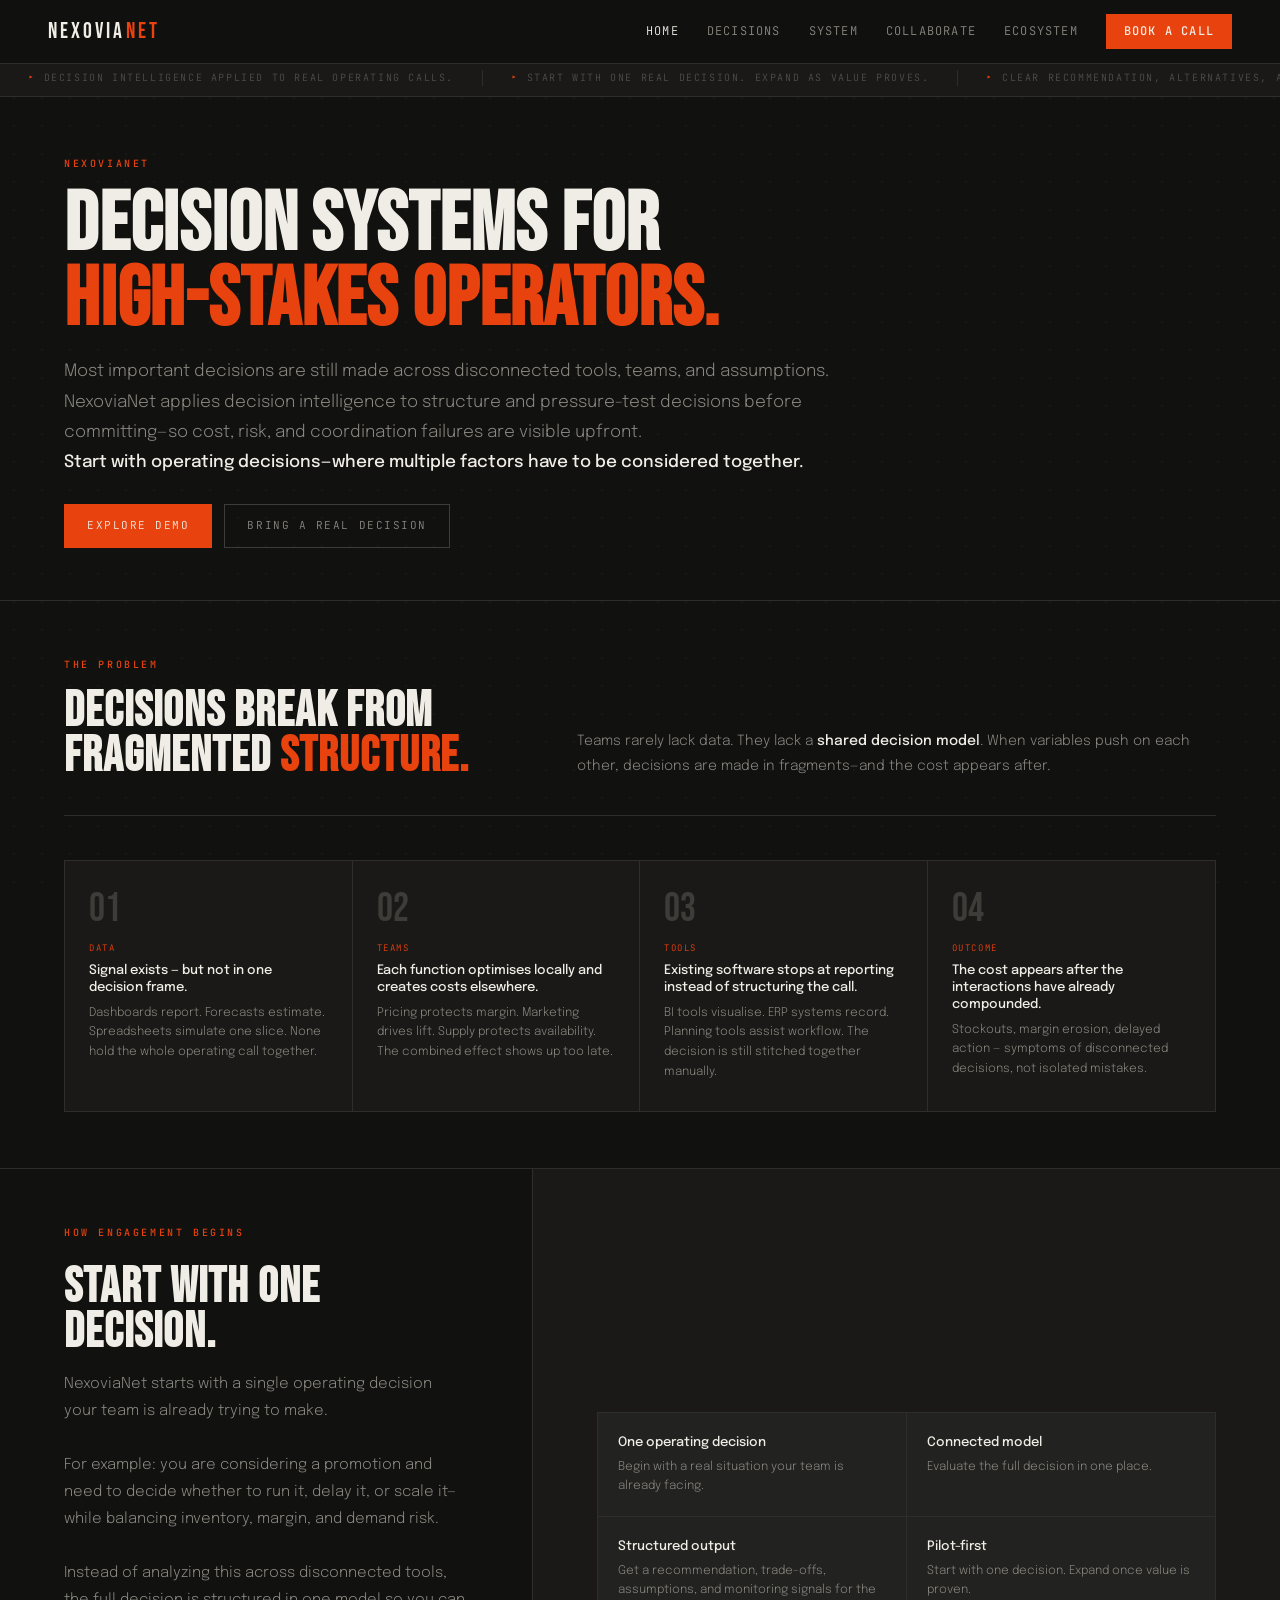
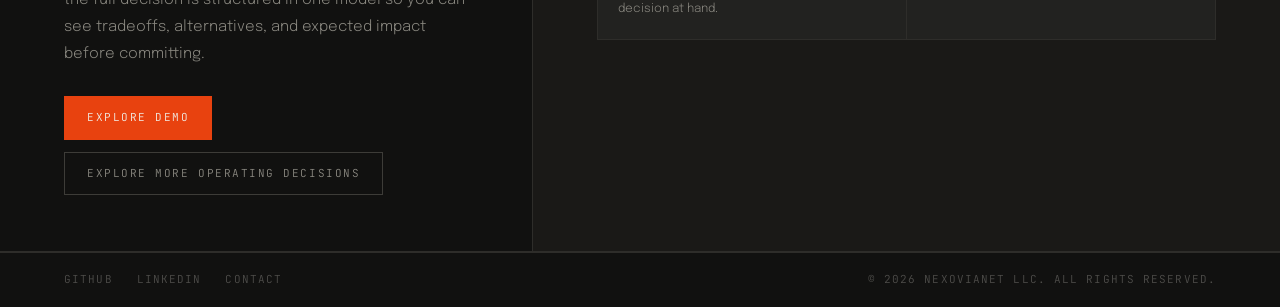
<file: index.html>
<!DOCTYPE html>
<html lang="en">
<head>
<meta charset="UTF-8"><meta name="viewport" content="width=device-width, initial-scale=1.0">
<title>NexoviaNet — Decision Intelligence</title>
<link href="https://fonts.googleapis.com/css2?family=Bebas+Neue&family=Epilogue:ital,wght@0,300;0,400;0,500;0,700;1,300;1,400&family=JetBrains+Mono:wght@300;400;500&display=swap" rel="stylesheet">
<link rel="stylesheet" href="assets/style.css">
<style>
.route-strip {
  padding: 32px 64px;
  border-bottom: 1px solid var(--border);
  display: flex;
  align-items: center;
  justify-content: space-between;
  gap: 48px;
  background: var(--surface);
  position: relative;
  z-index: 1;
}
.route-text {
  font-size: 14px;
  color: var(--mid);
  line-height: 1.7;
  max-width: 720px;
}
.route-text strong {
  color: var(--ink);
  font-weight: 500;
}
.focus-points-grid {
  display: grid;
  grid-template-columns: 1fr 1fr;
  gap: 0;
  border: 1px solid var(--border);
  margin-top: 32px;
}
.focus-point {
  padding: 20px 20px;
  border-right: 1px solid var(--border);
  border-bottom: 1px solid var(--border);
  background: var(--surface2);
}
.focus-point:nth-child(2n) { border-right: none; }
.focus-point:nth-last-child(-n+2) { border-bottom: none; }
.fp-title {
  font-size: 13px;
  font-weight: 500;
  color: var(--ink);
  margin-bottom: 4px;
}
.fp-desc {
  font-size: 12px;
  color: var(--mid);
  line-height: 1.6;
}
@media (max-width:1100px){
  .focus-points-grid { grid-template-columns: 1fr; }
  .focus-point { border-right:none; }
  .route-strip {
    flex-direction: column;
    align-items:flex-start;
    gap:20px;
    padding:28px 40px;
  }
}
@media (max-width:768px){
  .route-strip { padding:28px 24px; }
}

</style>
</head>
<body>

<div class="ticker"><div class="ticker-track">
  <div class="ticker-item"><span>▸</span>Decision intelligence applied to real operating calls.</div>
  <div class="ticker-item"><span>▸</span>Start with one real decision. Expand as value proves.</div>
  <div class="ticker-item"><span>▸</span>Clear recommendation, alternatives, and expected impact.</div>

  <div class="ticker-item"><span>▸</span>Decision intelligence applied to real operating calls.</div>
  <div class="ticker-item"><span>▸</span>Start with one real decision. Expand as value proves.</div>
  <div class="ticker-item"><span>▸</span>Clear recommendation, alternatives, and expected impact.</div>
</div></div>

<section class="page-hero">
  <div class="page-hero-body">
    <span class="eyebrow">NexoviaNet</span>
    <h1>Decision systems for <br> <em>high-stakes operators.</em></h1>
    <p class="page-hero-sub">
      Most important decisions are still made across disconnected tools, teams, and assumptions.
      NexoviaNet applies decision intelligence to structure and pressure-test decisions before committing—so cost, risk, and coordination failures are visible upfront.
      <br>
      <strong>Start with operating decisions—where multiple factors have to be considered together.</strong>
    </p>
    <div class="page-hero-actions">
      <a href="https://demo-promo.streamlit.app" class="btn-primary" target="_blank" rel="noopener"> Explore demo</a>
      <a href="collaborate.html" class="btn-secondary">Bring a real decision</a>
    </div>
  </div>
</section>

<section class="section">
  <div class="section-head">
    <div>
      <span class="eyebrow">The problem</span>
      <h2 class="section-h">Decisions break from<br>fragmented <em>structure.</em></h2>
    </div>
    <p class="section-desc">
      Teams rarely lack data. They lack a <strong>shared decision model</strong>.
      When variables push on each other, decisions are made in fragments—and the cost appears after.
    </p>
  </div>

  <div class="grid-4">
    <div class="grid-cell">
      <div class="cell-num">01</div>
      <div class="cell-label">Data</div>
      <div class="cell-title">Signal exists — but not in one decision frame.</div>
      <div class="cell-desc">Dashboards report. Forecasts estimate. Spreadsheets simulate one slice. None hold the whole operating call together.</div>
    </div>
    <div class="grid-cell">
      <div class="cell-num">02</div>
      <div class="cell-label">Teams</div>
      <div class="cell-title">Each function optimises locally and creates costs elsewhere.</div>
      <div class="cell-desc">Pricing protects margin. Marketing drives lift. Supply protects availability. The combined effect shows up too late.</div>
    </div>
    <div class="grid-cell">
      <div class="cell-num">03</div>
      <div class="cell-label">Tools</div>
      <div class="cell-title">Existing software stops at reporting instead of structuring the call.</div>
      <div class="cell-desc">BI tools visualise. ERP systems record. Planning tools assist workflow. The decision is still stitched together manually.</div>
    </div>
    <div class="grid-cell">
      <div class="cell-num">04</div>
      <div class="cell-label">Outcome</div>
      <div class="cell-title">The cost appears after the interactions have already compounded.</div>
      <div class="cell-desc">Stockouts, margin erosion, delayed action — symptoms of disconnected decisions, not isolated mistakes.</div>
    </div>
  </div>
</section>

<div class="split">
  <div class="split-left">
    <span class="eyebrow">How engagement begins</span>
    <h2 class="section-h">Start with one decision.</h2>
    <p style="font-size:15px;color:var(--mid);line-height:1.8;margin-top:16px;">
      NexoviaNet starts with a single operating decision your team is already trying to make.
      <br><br>
      For example: you are considering a promotion and need to decide whether to run it, delay it, or scale it—while balancing inventory, margin, and demand risk.
      <br><br>
      Instead of analyzing this across disconnected tools, the full decision is structured in one model so you can see tradeoffs, alternatives, and expected impact before committing.
    </p>
    <div class="btn-row" style="margin-top:28px;">
      <a href="https://demo-promo.streamlit.app" class="btn-primary" target="_blank" rel="noopener">
        Explore Demo
      </a>
      <a href="decisions.html" class="btn-secondary">Explore more operating decisions</a>
    </div>
  </div>

  <div class="split-right surface">
    <div class="focus-points-grid">
      <div class="focus-point">
        <div class="fp-title">One operating decision</div>
        <div class="fp-desc">Begin with a real situation your team is already facing.</div>
      </div>
      <div class="focus-point">
        <div class="fp-title">Connected model</div>
        <div class="fp-desc">Evaluate the full decision in one place.
        </div>
      </div>
      <div class="focus-point">
        <div class="fp-title">Structured output</div>
        <div class="fp-desc">Get a recommendation, trade-offs, assumptions, and monitoring signals for the decision at hand.</div>
      </div>
      <div class="focus-point">
        <div class="fp-title">Pilot-first</div>
        <div class="fp-desc">Start with one decision. Expand once value is proven.</div>
      </div>
    </div>
  </div>
</div>
<script src="assets/shared.js"></script>
</body>
</html>
</file>
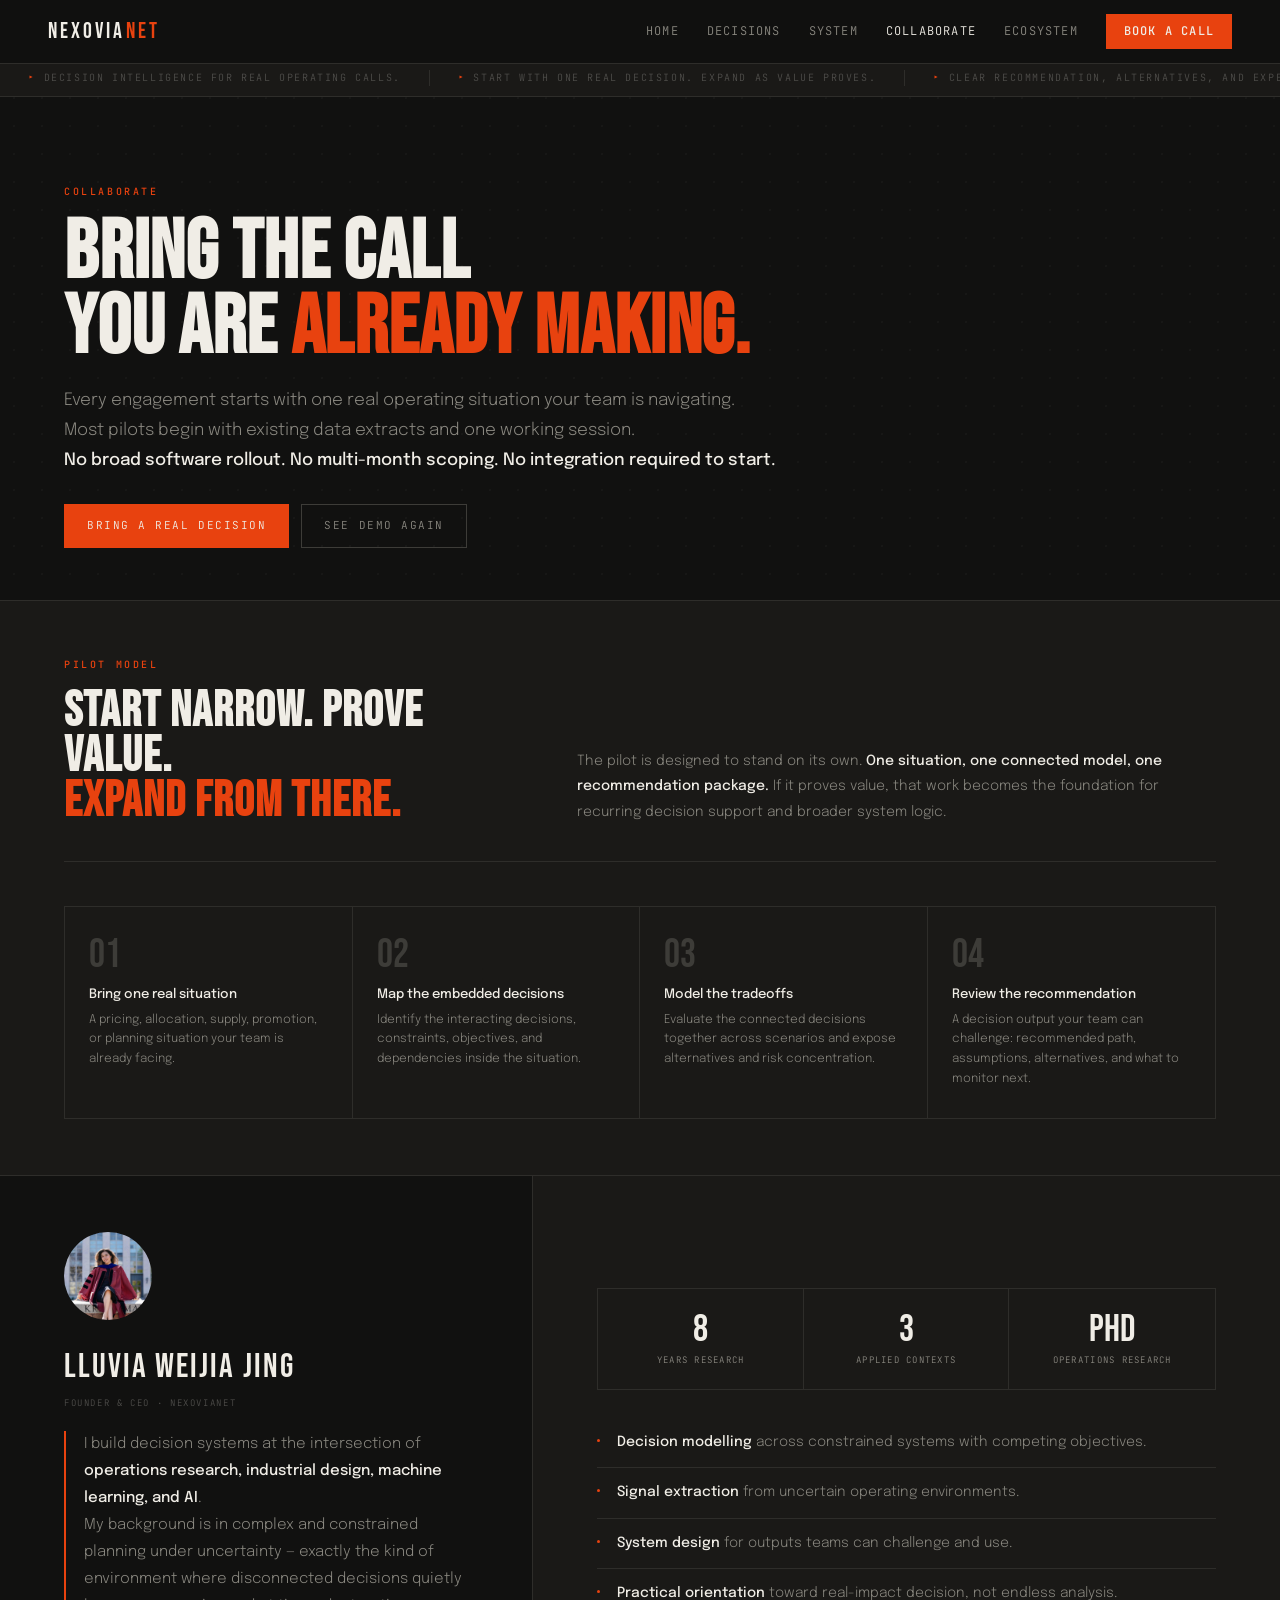
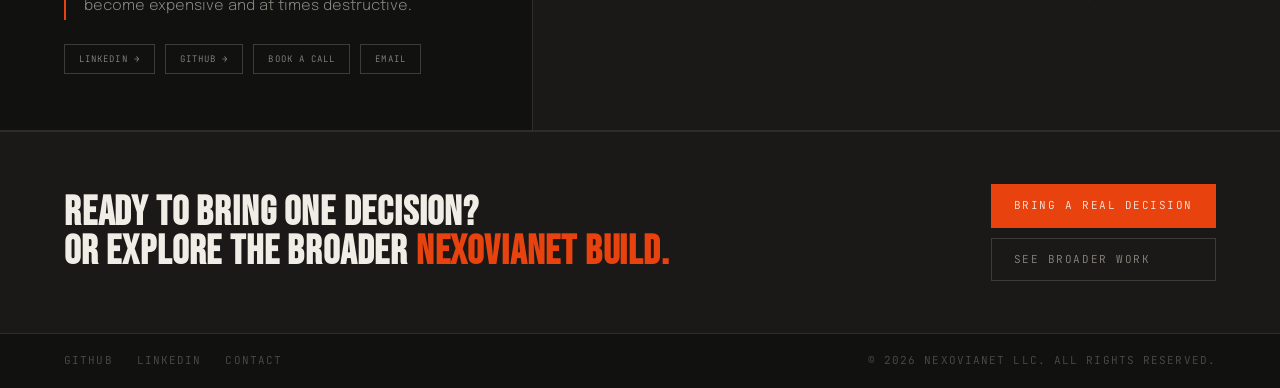
<file: collaborate.html>
<!DOCTYPE html>
<html lang="en">
<head>
<meta charset="UTF-8"><meta name="viewport" content="width=device-width, initial-scale=1.0">
<title>Collaborate — NexoviaNet</title>
<link href="https://fonts.googleapis.com/css2?family=Bebas+Neue&family=Epilogue:ital,wght@0,300;0,400;0,500;0,700;1,300;1,400&family=JetBrains+Mono:wght@300;400;500&display=swap" rel="stylesheet">
<link rel="stylesheet" href="assets/style.css">
<style>
.founder-photo {
  width: 88px;
  height: 88px;
  border-radius: 50%;
  background: var(--surface2);
  overflow: hidden;
  margin-bottom: 20px;
}
.founder-photo img { width: 100%; height: 100%; object-fit: cover; }

.f-name {
  font-family: 'Bebas Neue', sans-serif;
  font-size: 34px;
  letter-spacing: 0.06em;
  margin-bottom: 2px;
}
.f-role {
  font-family: 'JetBrains Mono', monospace;
  font-size: 9px;
  letter-spacing: 0.18em;
  text-transform: uppercase;
  color: var(--dim);
  margin-bottom: 20px;
}
.f-bio {
  font-size: 15px;
  color: var(--mid);
  line-height: 1.8;
  margin-bottom: 24px;
  border-left: 2px solid var(--accent);
  padding-left: 18px;
}
.f-bio strong { color: var(--ink); font-weight: 500; }

.f-links { display: flex; gap: 10px; flex-wrap: wrap; }
.f-link {
  font-family: 'JetBrains Mono', monospace;
  font-size: 9px;
  letter-spacing: 0.12em;
  text-transform: uppercase;
  padding: 7px 14px;
  border: 1px solid var(--border2);
  color: var(--mid);
  transition: color 0.15s, border-color 0.15s;
}
.f-link:hover { color: var(--ink); border-color: var(--ink); }

.contact-mini {
  margin-top: 28px;
  padding-top: 22px;
  border-top: 1px solid var(--border);
}
.contact-mini-row {
  display: flex;
  flex-wrap: wrap;
  gap: 10px;
  margin-top: 16px;
}
.contact-chip {
  font-family: 'JetBrains Mono', monospace;
  font-size: 9px;
  letter-spacing: 0.12em;
  text-transform: uppercase;
  padding: 8px 14px;
  border: 1px solid var(--border2);
  color: var(--mid);
  transition: color 0.15s, border-color 0.15s, background 0.15s;
}
.contact-chip:hover {
  color: var(--ink);
  border-color: var(--ink);
  background: var(--surface2);
}

.hero-cta-block {
  margin-top: 28px;
  padding-top: 22px;
  border-top: 1px solid var(--border);
}
.hero-cta-note {
  font-family: 'JetBrains Mono', monospace;
  font-size: 10px;
  color: var(--dim);
  letter-spacing: 0.08em;
  margin-top: 14px;
}

.closing-cta {
  display: flex;
  flex-direction: column;
  justify-content: center;
  gap: 18px;
}

@media (max-width: 768px) {
  .contact-mini-row { flex-direction: column; align-items: flex-start; }
}
</style>
</head>
<body>

<div class="ticker"><div class="ticker-track">
  <div class="ticker-item"><span>▸</span>Decision intelligence for real operating calls.</div>
  <div class="ticker-item"><span>▸</span>Start with one real decision. Expand as value proves.</div>
  <div class="ticker-item"><span>▸</span>Clear recommendation, alternatives, and expected impact.</div>

  <div class="ticker-item"><span>▸</span>Decision intelligence for real operating calls.</div>
  <div class="ticker-item"><span>▸</span>Start with one real decision. Expand as value proves.</div>
  <div class="ticker-item"><span>▸</span>Clear recommendation, alternatives, and expected impact.</div>
</div></div>

<section class="page-hero">
  <div class="page-hero-body">
    <span class="eyebrow">Collaborate</span>
    <h1>Bring the call<br>you are <em>already making.</em></h1>
    <p class="page-hero-sub">Every engagement starts with one real operating situation your team is navigating. 
      <br>Most pilots begin with existing data extracts and one working session.
      <br><strong>No broad software rollout. No multi-month scoping. No integration required to start.</strong></p>

    <div class="btn-row" style="margin-top:28px;">
      <a href="https://calendly.com/nexovianet/30min" class="btn-primary" target="_blank" rel="noopener">Bring a Real Decision</a>
      <a href="https://demo-promo.streamlit.app" class="btn-secondary" target="_blank" rel="noopener">
        See Demo Again
      </a>
    </div>
    <!-- <div class="hero-cta-note">Most pilots begin with existing data extracts and one working session.</div> -->
  </div>
</section>

<section class="section surface">
  <div class="section-head">
    <div>
      <span class="eyebrow">Pilot model</span>
      <h2 class="section-h">Start narrow. Prove value.<br><em>Expand from there.</em></h2>
    </div>
    <p class="section-desc">
      The pilot is designed to stand on its own.
      <strong>One situation, one connected model, one recommendation package.</strong>
      If it proves value, that work becomes the foundation for recurring decision support and broader system logic.
    </p>
  </div>

  <div class="grid-4">
    <div class="grid-cell">
      <div class="cell-num">01</div>
      <div class="cell-title">Bring one real situation</div>
      <div class="cell-desc">A pricing, allocation, supply, promotion, or planning situation your team is already facing.</div>
    </div>
    <div class="grid-cell">
      <div class="cell-num">02</div>
      <div class="cell-title">Map the embedded decisions</div>
      <div class="cell-desc">Identify the interacting decisions, constraints, objectives, and dependencies inside the situation.</div>
    </div>
    <div class="grid-cell">
      <div class="cell-num">03</div>
      <div class="cell-title">Model the tradeoffs</div>
      <div class="cell-desc">Evaluate the connected decisions together across scenarios and expose alternatives and risk concentration.</div>
    </div>
    <div class="grid-cell">
      <div class="cell-num">04</div>
      <div class="cell-title">Review the recommendation</div>
      <div class="cell-desc">A decision output your team can challenge: recommended path, assumptions, alternatives, and what to monitor next.</div>
    </div>
  </div>
</section>

<div class="split">
  <div class="split-left">
    <div class="founder-photo">
      <img src="assets/headshot2.jpg" alt="Lluvia Jing" onerror="this.style.display='none'">
    </div>
    <div class="f-name">Lluvia Weijia Jing</div>
    <div class="f-role">Founder & CEO · NexoviaNet</div>
    <p class="f-bio">
      I build decision systems at the intersection of <strong>operations research, industrial design, machine learning, and AI</strong>.
      <br>My background is in complex and constrained planning under uncertainty — exactly the kind of environment where disconnected decisions quietly become expensive and at times destructive.
    </p>
    <div class="f-links">
      <a href="https://www.linkedin.com/in/noturlluvia/" class="f-link" target="_blank" rel="noopener">LinkedIn →</a>
      <a href="https://github.com/noturlluvia" class="f-link" target="_blank" rel="noopener">Github →</a>
      <a href="https://calendly.com/nexovianet/30min" class="f-link" target="_blank" rel="noopener">Book a Call</a>
      <a href="mailto:nexovianet@gmail.com" class="f-link" target="_blank" rel="noopener">Email</a>
    </div>
  </div>

  <div class="split-right surface">
    <div class="stat-row">
      <div class="stat-cell"><div class="stat-n">8</div><div class="stat-l">Years Research</div></div>
      <div class="stat-cell"><div class="stat-n">3</div><div class="stat-l">Applied Contexts</div></div>
      <div class="stat-cell"><div class="stat-n">PhD</div><div class="stat-l">Operations Research</div></div>
    </div>

    <div class="item-list">
      <div class="item" style="grid-template-columns:10px 1fr;gap:10px;">
        <div style="width:3px;height:3px;border-radius:50%;background:var(--accent);margin-top:8px;flex-shrink:0;"></div>
        <div><strong>Decision modelling</strong> across constrained systems with competing objectives.</div>
      </div>
      <div class="item" style="grid-template-columns:10px 1fr;gap:10px;">
        <div style="width:3px;height:3px;border-radius:50%;background:var(--accent);margin-top:8px;flex-shrink:0;"></div>
        <div><strong>Signal extraction</strong> from uncertain operating environments.</div>
      </div>
      <div class="item" style="grid-template-columns:10px 1fr;gap:10px;">
        <div style="width:3px;height:3px;border-radius:50%;background:var(--accent);margin-top:8px;flex-shrink:0;"></div>
        <div><strong>System design</strong> for outputs teams can challenge and use.</div>
      </div>
      <div class="item" style="grid-template-columns:10px 1fr;gap:10px;">
        <div style="width:3px;height:3px;border-radius:50%;background:var(--accent);margin-top:8px;flex-shrink:0;"></div>
        <div><strong>Practical orientation</strong> toward real-impact decision, not endless analysis.</div>
      </div>
    </div>
  </div>
</div>

<div class="cta-bar">
  <h2 class="cta-bar-h">Ready to bring one decision?<br>Or explore the broader <em>NexoviaNet build.</em></h2>
  <div class="cta-bar-body">
    <a href="https://calendly.com/nexovianet/30min" class="btn-primary" target="_blank" rel="noopener">Bring a Real Decision</a>
    <a href="ecosystem.html" class="btn-secondary">See Broader Work</a>
  </div>
</div>
<script src="assets/shared.js"></script>
</body>
</html>
</file>
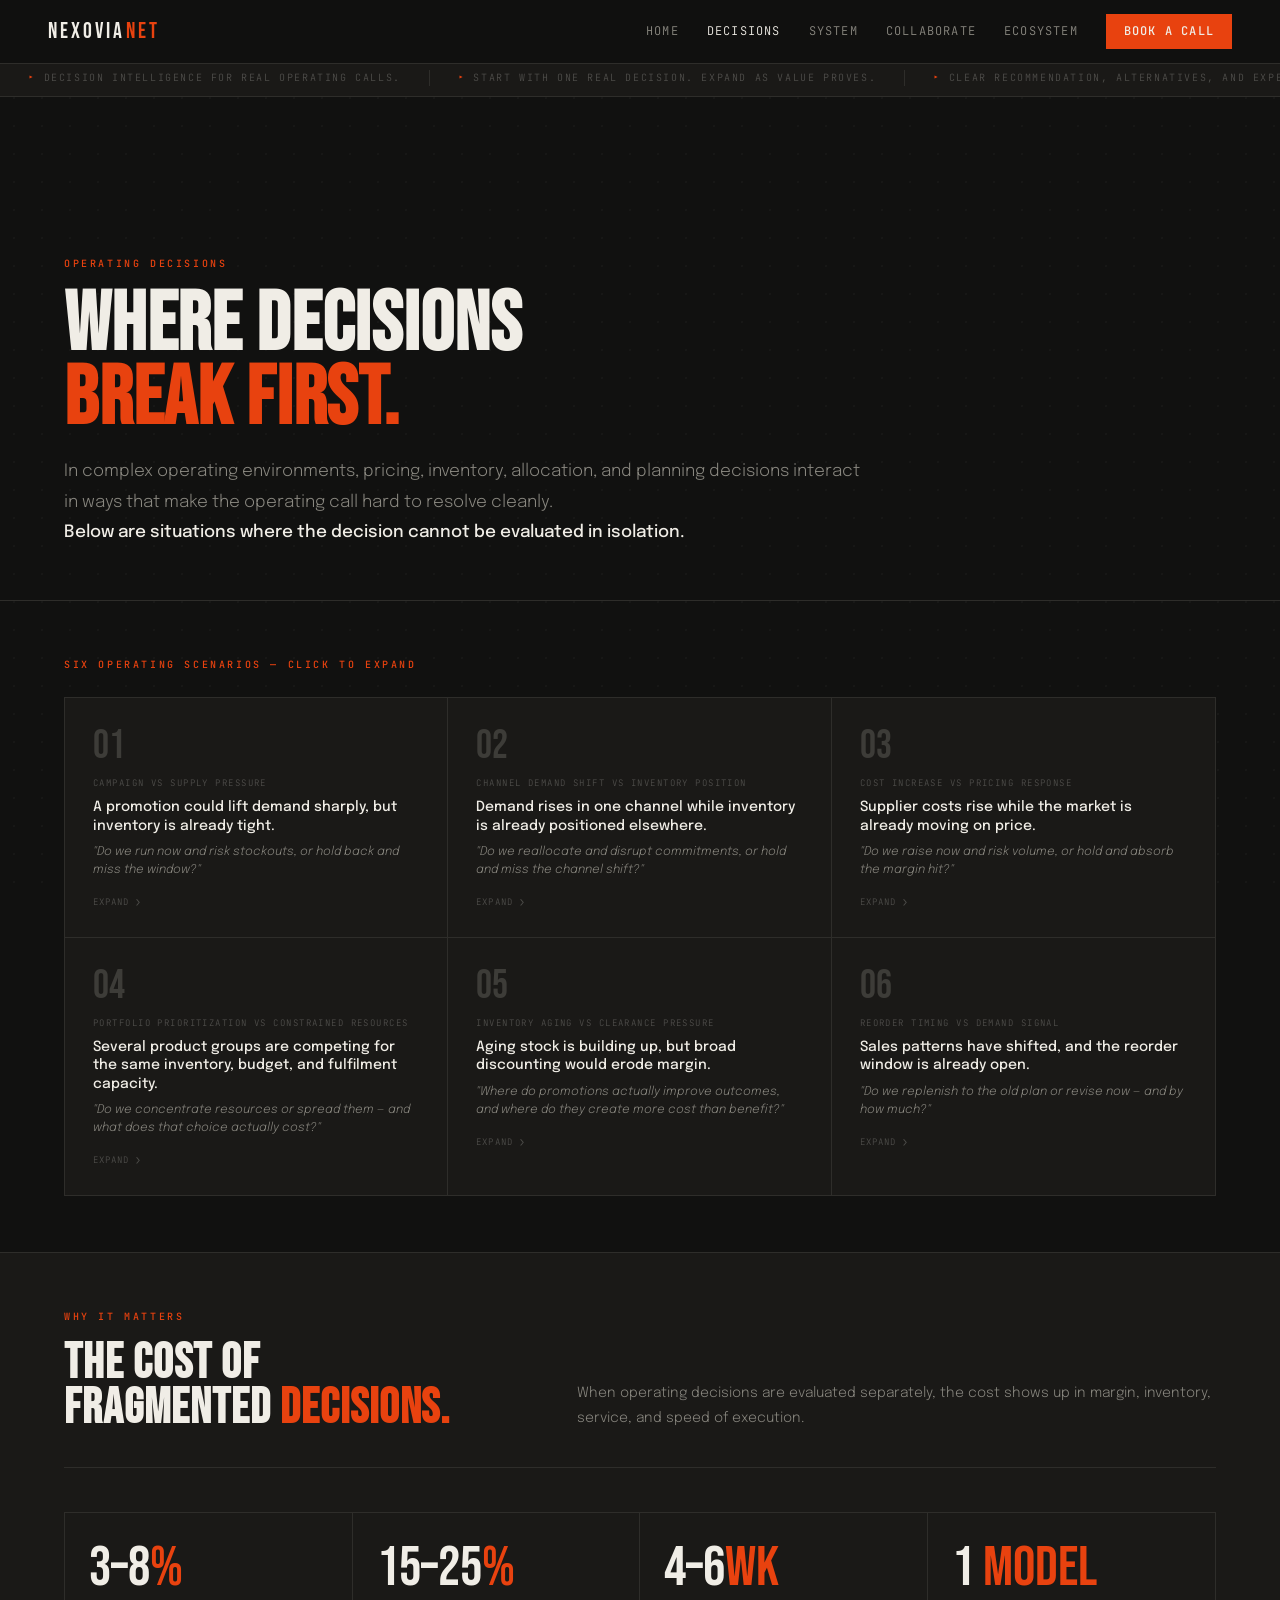
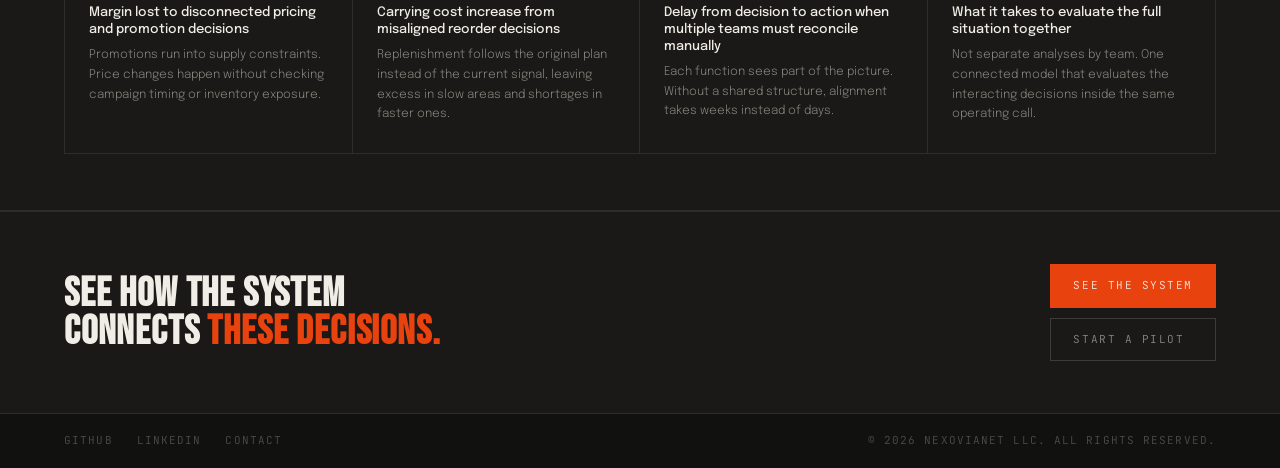
<file: decisions.html>
<!DOCTYPE html>
<html lang="en">
<head>
<meta charset="UTF-8"><meta name="viewport" content="width=device-width, initial-scale=1.0">
<title>Operating Decisions — NexoviaNet</title>
<link href="https://fonts.googleapis.com/css2?family=Bebas+Neue&family=Epilogue:ital,wght@0,300;0,400;0,500;0,700;1,300;1,400&family=JetBrains+Mono:wght@300;400;500&display=swap" rel="stylesheet">
<link rel="stylesheet" href="assets/style.css">
<style>
.sc-card { cursor:pointer; transition:background 0.15s; }
.sc-card:hover, .sc-card.open { background: var(--surface2); }
.sc-card.open::before { transform: scaleX(1); }
.sc-head { padding: 28px 28px 24px; }
.sc-cat { font-family:'JetBrains Mono',monospace; font-size:9px; letter-spacing:0.16em; text-transform:uppercase; color:var(--dim); margin-bottom:8px; }
.sc-num { font-family:'Bebas Neue',sans-serif; font-size:40px; color:var(--border2); line-height:1; margin-bottom:10px; transition:color 0.15s; }
.sc-card:hover .sc-num, .sc-card.open .sc-num { color: var(--accent); }
.sc-title { font-size:14px; font-weight:500; line-height:1.3; margin-bottom:8px; color:var(--ink); }
.sc-tension { font-size:12px; color:var(--mid); line-height:1.55; font-style:italic; margin-bottom:12px; }
.sc-hint { font-family:'JetBrains Mono',monospace; font-size:9px; letter-spacing:0.12em; text-transform:uppercase; color:var(--dim); display:flex; align-items:center; gap:5px; transition:color 0.15s; }
.sc-hint::after { content:'›'; font-size:13px; transition:transform 0.2s; }
.sc-card.open .sc-hint::after { transform: rotate(90deg); }
.sc-card:hover .sc-hint, .sc-card.open .sc-hint { color: var(--accent); }
.sc-body { display:none; padding:0 28px 24px; border-top:1px solid var(--border); animation:fd 0.2s ease; }
.sc-card.open .sc-body { display:block; }
@keyframes fd { from{opacity:0;transform:translateY(-4px)} to{opacity:1;transform:translateY(0)} }
.sc-dec-label { font-family:'JetBrains Mono',monospace; font-size:9px; letter-spacing:0.16em; text-transform:uppercase; color:var(--dim); margin:14px 0 8px; }
.sc-dec { padding:8px 0; border-bottom:1px solid var(--border); display:grid; grid-template-columns:10px 1fr; gap:8px; font-size:12px; color:var(--mid); line-height:1.55; }
.sc-dec:last-child { border-bottom:none; }
.sc-dot { width:3px; height:3px; border-radius:50%; background:var(--accent); margin-top:7px; flex-shrink:0; }
.metric-num { font-family:'Bebas Neue',sans-serif; font-size:56px; color:var(--ink); line-height:1; margin-bottom:8px; }
.metric-num span { color: var(--accent); }
@media (max-width:1100px){ .sc-head{padding:24px 24px 20px;} .sc-body{padding:0 24px 20px;} }
@media (max-width:768px){ .sc-head{padding:20px 20px 16px;} .sc-body{padding:0 20px 18px;} }
</style>
</head>
<body>

<div class="ticker"><div class="ticker-track">
  <div class="ticker-item"><span>▸</span>Decision intelligence for real operating calls.</div>
  <div class="ticker-item"><span>▸</span>Start with one real decision. Expand as value proves.</div>
  <div class="ticker-item"><span>▸</span>Clear recommendation, alternatives, and expected impact.</div>

  <div class="ticker-item"><span>▸</span>Decision intelligence for real operating calls.</div>
  <div class="ticker-item"><span>▸</span>Start with one real decision. Expand as value proves.</div>
  <div class="ticker-item"><span>▸</span>Clear recommendation, alternatives, and expected impact.</div>
</div></div>

<section class="page-hero">
  <div class="page-hero-body">
    <span class="eyebrow">Operating Decisions</span>
    <h1>Where decisions<br><em>break first.</em></h1>
    <p class="page-hero-sub">
      In complex operating environments, pricing, inventory, allocation, and planning decisions interact in ways that make the 
      operating call hard to resolve cleanly. 
      <br><strong>Below are situations where the decision cannot be evaluated in isolation.</strong>
    </p>
  </div>
</section>

<section class="section">
  <span class="eyebrow" style="margin-bottom:24px;">Six operating scenarios — click to expand</span>
  <div class="grid-3">
    <div class="grid-cell sc-card" onclick="toggle(this)" style="padding:0;">
      <div class="sc-head">
        <div class="sc-num">01</div>
        <div class="sc-cat">Campaign vs supply pressure</div>
        <div class="sc-title">A promotion could lift demand sharply, but inventory is already tight.</div>
        <div class="sc-tension">"Do we run now and risk stockouts, or hold back and miss the window?"</div>
        <div class="sc-hint">Expand</div>
      </div>
      <div class="sc-body">
        <div class="sc-dec-label">Decisions that interact</div>
        <div class="sc-dec"><div class="sc-dot"></div><div>Launch timing — affects both revenue opportunity and inventory risk</div></div>
        <div class="sc-dec"><div class="sc-dot"></div><div>Which product groups to include — margin and stockout exposure differ across the assortment</div></div>
        <div class="sc-dec"><div class="sc-dot"></div><div>Whether replenishment is worth the added cost and time pressure</div></div>
        <div class="sc-dec"><div class="sc-dot"></div><div>What service level can actually be sustained if demand outruns supply</div></div>
        <div class="tag-row" style="margin-top:12px;"><span class="tag">Stockout risk</span><span class="tag">Margin impact</span><span class="tag">Lead time</span></div>
      </div>
    </div>

    <div class="grid-cell sc-card" onclick="toggle(this)" style="padding:0;">
      <div class="sc-head">
        <div class="sc-num">02</div>
        <div class="sc-cat">Channel demand shift vs inventory position</div>
        <div class="sc-title">Demand rises in one channel while inventory is already positioned elsewhere.</div>
        <div class="sc-tension">"Do we reallocate and disrupt commitments, or hold and miss the channel shift?"</div>
        <div class="sc-hint">Expand</div>
      </div>
      <div class="sc-body">
        <div class="sc-dec-label">Decisions that interact</div>
        <div class="sc-dec"><div class="sc-dot"></div><div>How much inventory can move without breaking service commitments elsewhere</div></div>
        <div class="sc-dec"><div class="sc-dot"></div><div>Whether the demand shift is durable enough to justify reallocation cost</div></div>
        <div class="sc-dec"><div class="sc-dot"></div><div>Which fulfilment routes and nodes have available capacity right now</div></div>
        <div class="sc-dec"><div class="sc-dot"></div><div>Whether price or promotion changes could reduce how much inventory has to move</div></div>
        <div class="tag-row" style="margin-top:12px;"><span class="tag">Reallocation</span><span class="tag">Transport capacity</span><span class="tag">Service risk</span></div>
      </div>
    </div>

    <div class="grid-cell sc-card" onclick="toggle(this)" style="padding:0;">
      <div class="sc-head">
        <div class="sc-num">03</div>
        <div class="sc-cat">Cost increase vs pricing response</div>
        <div class="sc-title">Supplier costs rise while the market is already moving on price.</div>
        <div class="sc-tension">"Do we raise now and risk volume, or hold and absorb the margin hit?"</div>
        <div class="sc-hint">Expand</div>
      </div>
      <div class="sc-body">
        <div class="sc-dec-label">Decisions that interact</div>
        <div class="sc-dec"><div class="sc-dot"></div><div>Which product groups can absorb a price increase without meaningful demand loss</div></div>
        <div class="sc-dec"><div class="sc-dot"></div><div>When the change takes effect — timing affects both channels and customer response</div></div>
        <div class="sc-dec"><div class="sc-dot"></div><div>Whether the promotion calendar needs to move with the price decision</div></div>
        <div class="sc-dec"><div class="sc-dot"></div><div>Which products are already below acceptable margin under the new cost structure</div></div>
        <div class="tag-row" style="margin-top:12px;"><span class="tag">Demand elasticity</span><span class="tag">Margin floor</span><span class="tag">Cost volatility</span></div>
      </div>
    </div>

    <div class="grid-cell sc-card" onclick="toggle(this)" style="padding:0;">
      <div class="sc-head">
        <div class="sc-num">04</div>
        <div class="sc-cat">Portfolio prioritization vs constrained resources</div>
        <div class="sc-title">Several product groups are competing for the same inventory, budget, and fulfilment capacity.</div>
        <div class="sc-tension">"Do we concentrate resources or spread them — and what does that choice actually cost?"</div>
        <div class="sc-hint">Expand</div>
      </div>
      <div class="sc-body">
        <div class="sc-dec-label">Decisions that interact</div>
        <div class="sc-dec"><div class="sc-dot"></div><div>Which product groups get priority access to constrained inventory</div></div>
        <div class="sc-dec"><div class="sc-dot"></div><div>How to compare products with different margin, velocity, and strategic importance</div></div>
        <div class="sc-dec"><div class="sc-dot"></div><div>The opportunity cost of under-investing in lower-priority product lines</div></div>
        <div class="sc-dec"><div class="sc-dot"></div><div>Whether marketing spend should follow inventory availability or commercial targets</div></div>
        <div class="tag-row" style="margin-top:12px;"><span class="tag">Portfolio margin</span><span class="tag">Inventory priority</span><span class="tag">Capacity</span></div>
      </div>
    </div>

    <div class="grid-cell sc-card" onclick="toggle(this)" style="padding:0;">
      <div class="sc-head">
        <div class="sc-num">05</div>
        <div class="sc-cat">Inventory aging vs clearance pressure</div>
        <div class="sc-title">Aging stock is building up, but broad discounting would erode margin.</div>
        <div class="sc-tension">"Where do promotions actually improve outcomes, and where do they create more cost than benefit?"</div>
        <div class="sc-hint">Expand</div>
      </div>
      <div class="sc-body">
        <div class="sc-dec-label">Decisions that interact</div>
        <div class="sc-dec"><div class="sc-dot"></div><div>Which product groups to push, hold, or clear</div></div>
        <div class="sc-dec"><div class="sc-dot"></div><div>Whether campaign timing interacts with other promotions already planned</div></div>
        <div class="sc-dec"><div class="sc-dot"></div><div>At what point storage pressure and carrying burden justify a markdown</div></div>
        <div class="sc-dec"><div class="sc-dot"></div><div>How clearing slow-moving items affects perception of adjacent full-price products</div></div>
        <div class="tag-row" style="margin-top:12px;"><span class="tag">Aging inventory</span><span class="tag">Margin protection</span><span class="tag">Push / hold / clear</span></div>
      </div>
    </div>

    <div class="grid-cell sc-card" onclick="toggle(this)" style="padding:0;">
      <div class="sc-head">
        <div class="sc-num">06</div>
        <div class="sc-cat">Reorder timing vs demand signal</div>
        <div class="sc-title">Sales patterns have shifted, and the reorder window is already open.</div>
        <div class="sc-tension">"Do we replenish to the old plan or revise now — and by how much?"</div>
        <div class="sc-hint">Expand</div>
      </div>
      <div class="sc-body">
        <div class="sc-dec-label">Decisions that interact</div>
        <div class="sc-dec"><div class="sc-dot"></div><div>How much the current demand signal should override the original plan</div></div>
        <div class="sc-dec"><div class="sc-dot"></div><div>Which supplier relationships allow quantity changes at this stage</div></div>
        <div class="sc-dec"><div class="sc-dot"></div><div>Whether to carry buffer risk or place a leaner order and monitor</div></div>
        <div class="sc-dec"><div class="sc-dot"></div><div>How the reorder call interacts with pricing and promotion decisions already in motion</div></div>
        <div class="tag-row" style="margin-top:12px;"><span class="tag">Reorder priorities</span><span class="tag">Risk buffers</span><span class="tag">Lead-time exposure</span></div>
      </div>
    </div>
  </div>
</section>

<section class="section surface">
  <div class="section-head">
    <div>
      <span class="eyebrow">Why it matters</span>
      <h2 class="section-h">The cost of<br>fragmented <em>decisions.</em></h2>
    </div>
    <p class="section-desc">When operating decisions are evaluated separately, the cost shows up in margin, inventory, service, and speed of execution.</p>
  </div>
  <div class="grid-4">
    <div class="grid-cell">
      <div class="metric-num">3–8<span>%</span></div>
      <div class="cell-title">Margin lost to disconnected pricing and promotion decisions</div>
      <div class="cell-desc">Promotions run into supply constraints. Price changes happen without checking campaign timing or inventory exposure.</div>
    </div>
    <div class="grid-cell">
      <div class="metric-num">15–25<span>%</span></div>
      <div class="cell-title">Carrying cost increase from misaligned reorder decisions</div>
      <div class="cell-desc">Replenishment follows the original plan instead of the current signal, leaving excess in slow areas and shortages in faster ones.</div>
    </div>
    <div class="grid-cell">
      <div class="metric-num">4–6<span>wk</span></div>
      <div class="cell-title">Delay from decision to action when multiple teams must reconcile manually</div>
      <div class="cell-desc">Each function sees part of the picture. Without a shared structure, alignment takes weeks instead of days.</div>
    </div>
    <div class="grid-cell">
      <div class="metric-num">1<span> model</span></div>
      <div class="cell-title">What it takes to evaluate the full situation together</div>
      <div class="cell-desc">Not separate analyses by team. One connected model that evaluates the interacting decisions inside the same operating call.</div>
    </div>
  </div>
</section>

<div class="cta-bar">
  <h2 class="cta-bar-h">See how the system<br>connects <em>these decisions.</em></h2>
  <div class="cta-bar-body">
    <a href="system.html" class="btn-primary">See the System</a>
    <a href="collaborate.html" class="btn-secondary">Start a Pilot</a>
  </div>
</div>

<script>
function toggle(card){
  const open = card.classList.contains('open');
  document.querySelectorAll('.sc-card').forEach(c=>c.classList.remove('open'));
  if(!open) card.classList.add('open');
}
</script>
</body>
<script src="assets/shared.js"></script>
</html>
</file>
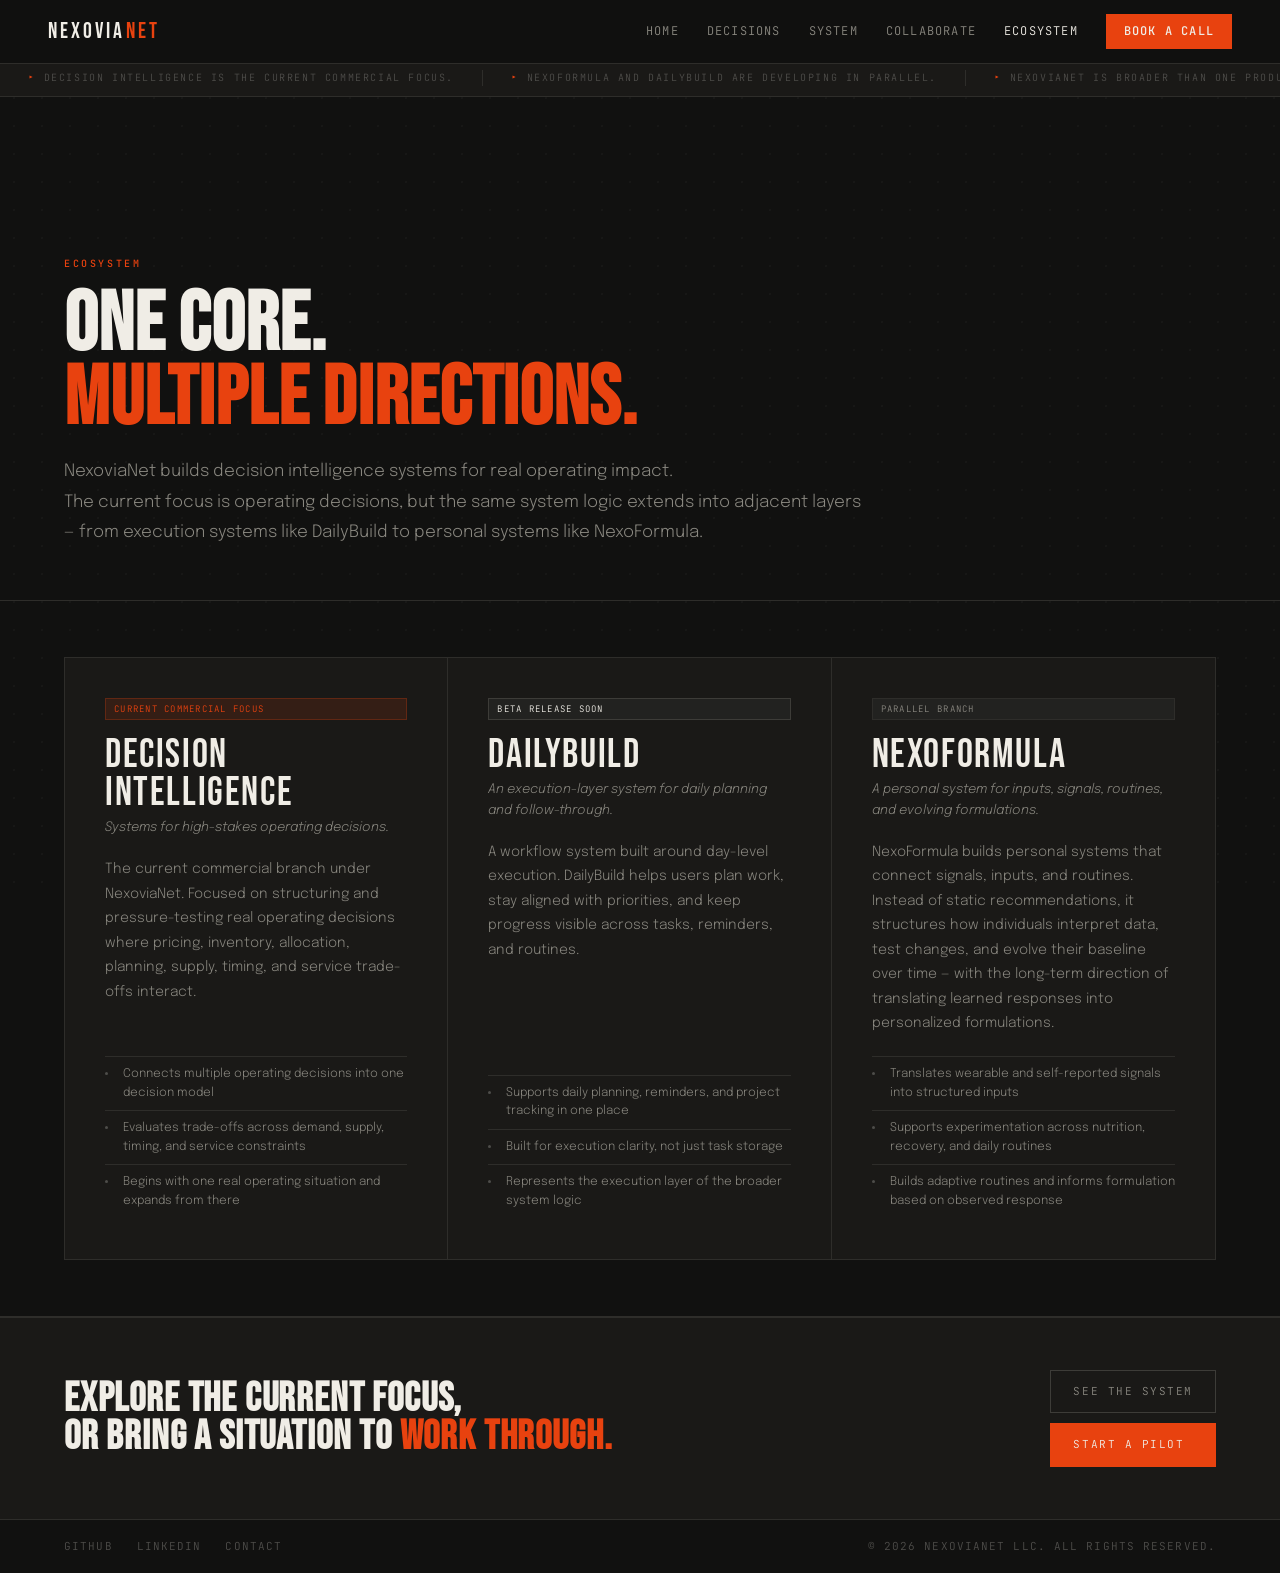
<file: ecosystem.html>
<!DOCTYPE html>
<html lang="en">
<head>
<meta charset="UTF-8"><meta name="viewport" content="width=device-width, initial-scale=1.0">
<title>Ecosystem — NexoviaNet</title>
<link href="https://fonts.googleapis.com/css2?family=Bebas+Neue&family=Epilogue:ital,wght@0,300;0,400;0,500;0,700;1,300;1,400&family=JetBrains+Mono:wght@300;400;500&display=swap" rel="stylesheet">
<link rel="stylesheet" href="assets/style.css">
<style>
.branch-card {
  padding: 40px;
  display: flex;
  flex-direction: column;
}
.bc-status {
  font-family: 'JetBrains Mono', monospace;
  font-size: 9px;
  letter-spacing: 0.14em;
  text-transform: uppercase;
  padding: 3px 8px;
  display: inline-block;
  margin-bottom: 16px;
}
.bc-status.live {
  background: var(--accent2);
  color: var(--accent);
  border: 1px solid rgba(232,66,15,0.25);
}
.bc-status.parallel {
  background: var(--surface2);
  color: var(--mid);
  border: 1px solid var(--border);
}
.bc-status.soon {
  background: var(--surface2);
  color: var(--ink);
  border: 1px solid var(--border2);
}
.bc-name {
  font-family: 'Bebas Neue', sans-serif;
  font-size: 40px;
  line-height: 0.95;
  letter-spacing: 0.04em;
  margin-bottom: 6px;
}
.bc-tag {
  font-size: 13px;
  color: var(--mid);
  font-style: italic;
  margin-bottom: 18px;
}
.bc-desc {
  font-size: 14px;
  color: var(--mid);
  line-height: 1.75;
  margin-bottom: 20px;
  flex: 1;
}
.bc-desc strong {
  color: var(--ink);
  font-weight: 500;
}
.bc-items {
  display: flex;
  flex-direction: column;
}
.bc-item {
  padding: 8px 0;
  border-top: 1px solid var(--border);
  display: grid;
  grid-template-columns: 10px 1fr;
  gap: 8px;
  font-size: 12px;
  color: var(--mid);
  line-height: 1.55;
}
.bc-dot {
  width: 3px;
  height: 3px;
  border-radius: 50%;
  background: var(--dim);
  margin-top: 7px;
  flex-shrink: 0;
}
.eco-close {
  padding: 32px 64px;
  border-bottom: 1px solid var(--border);
  background: var(--surface);
  position: relative;
  z-index: 1;
}
.eco-close p {
  font-size: 14px;
  color: var(--mid);
  line-height: 1.75;
  max-width: 860px;
}
.eco-close strong {
  color: var(--ink);
  font-weight: 500;
}
@media (max-width: 768px) {
  .branch-card { padding: 28px 24px; }
  .eco-close { padding: 28px 24px; }
}
</style>
</head>
<body>

<div class="ticker"><div class="ticker-track">
  <div class="ticker-item"><span>▸</span>Decision Intelligence is the current commercial focus.</div>
  <div class="ticker-item"><span>▸</span>NexoFormula and DailyBuild are developing in parallel.</div>
  <div class="ticker-item"><span>▸</span>NexoviaNet is broader than one product surface.</div>
  <div class="ticker-item"><span>▸</span>More systems, tools, and releases are in motion.</div>
  <div class="ticker-item"><span>▸</span>Decision Intelligence is the current commercial focus.</div>
  <div class="ticker-item"><span>▸</span>NexoFormula and DailyBuild are developing in parallel.</div>
  <div class="ticker-item"><span>▸</span>NexoviaNet is broader than one product surface.</div>
  <div class="ticker-item"><span>▸</span>More systems, tools, and releases are in motion.</div>
</div></div>

<section class="page-hero">
  <div class="page-hero-body">
    <span class="eyebrow">Ecosystem</span>
    <h1>One core.<br><em> Multiple directions.</em></h1>
  <p class="page-hero-sub">
    NexoviaNet builds decision intelligence systems for real operating impact. 
    <br>The current focus is operating decisions, but the same system logic extends into adjacent layers — 
    from execution systems like DailyBuild to personal systems like NexoFormula.
  </p>
  </div>
</section>

<section class="section">
  <div class="grid-3">
    <div class="grid-cell branch-card">
      <span class="bc-status live">Current commercial focus</span>
      <div class="bc-name">Decision Intelligence</div>
      <div class="bc-tag">Systems for high-stakes operating decisions.</div>
      <p class="bc-desc">
        The current commercial branch under NexoviaNet. Focused on structuring and pressure-testing
        real operating decisions where pricing, inventory, allocation, planning, supply, timing,
        and service trade-offs interact.
      </p>
      <div class="bc-items">
        <div class="bc-item"><div class="bc-dot"></div><div>Connects multiple operating decisions into one decision model</div></div>
        <div class="bc-item"><div class="bc-dot"></div><div>Evaluates trade-offs across demand, supply, timing, and service constraints</div></div>
        <div class="bc-item"><div class="bc-dot"></div><div>Begins with one real operating situation and expands from there</div></div>
      </div>
    </div>

    <div class="grid-cell branch-card">
      <span class="bc-status soon">Beta release soon</span>
      <div class="bc-name">DailyBuild</div>
      <div class="bc-tag">An execution-layer system for daily planning and follow-through.</div>
      <p class="bc-desc">
        A workflow system built around day-level execution. DailyBuild helps users plan work,
        stay aligned with priorities, and keep progress visible across tasks, reminders, and routines.
      </p>
      <div class="bc-items">
        <div class="bc-item"><div class="bc-dot"></div><div>Supports daily planning, reminders, and project tracking in one place</div></div>
        <div class="bc-item"><div class="bc-dot"></div><div>Built for execution clarity, not just task storage</div></div>
        <div class="bc-item"><div class="bc-dot"></div><div>Represents the execution layer of the broader system logic</div></div>
      </div>
    </div>

    <div class="grid-cell branch-card">
      <span class="bc-status parallel">Parallel branch</span>
      <div class="bc-name">NexoFormula</div>
      <div class="bc-tag">A personal system for inputs, signals, routines, and evolving formulations.</div>
      <p class="bc-desc">
        NexoFormula builds personal systems that connect signals, inputs, and routines. 
        Instead of static recommendations, it structures how individuals interpret data, 
        test changes, and evolve their baseline over time — with the long-term direction 
        of translating learned responses into personalized formulations.
      </p>
      <div class="bc-items">
        <div class="bc-item"><div class="bc-dot"></div><div>Translates wearable and self-reported signals into structured inputs</div></div>
        <div class="bc-item"><div class="bc-dot"></div><div>Supports experimentation across nutrition, recovery, and daily routines</div></div>
        <div class="bc-item"><div class="bc-dot"></div><div>Builds adaptive routines and informs formulation based on observed response</div></div>
      </div>
    </div>
  </div>
</section>

<div class="cta-bar">
  <h2 class="cta-bar-h">Explore the current focus,<br>or bring a situation to <em>work through.</em></h2>
  <div class="cta-bar-body">
    <a href="system.html" class="btn-secondary">See the System</a>
    <a href="collaborate.html" class="btn-primary">Start a Pilot</a>
  </div>
</div>
<script src="assets/shared.js"></script>
</body>
</html>
</file>
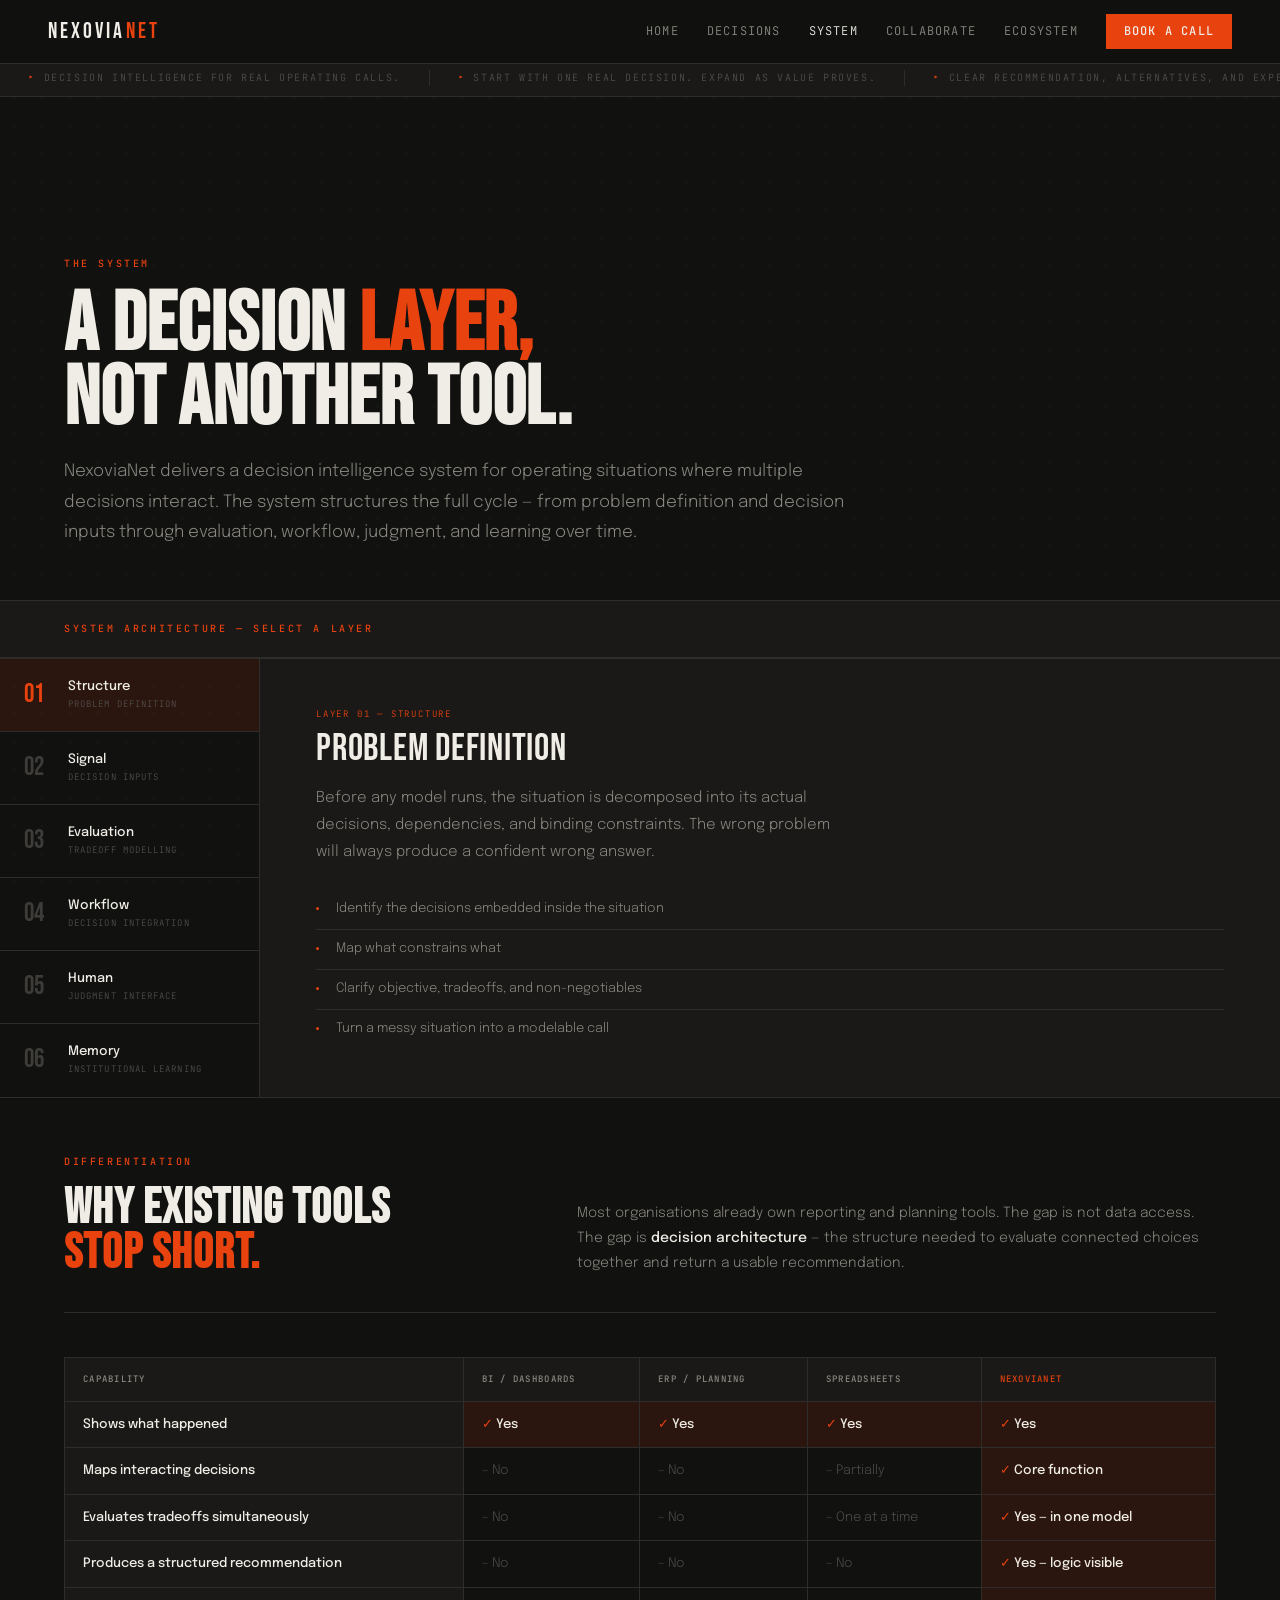
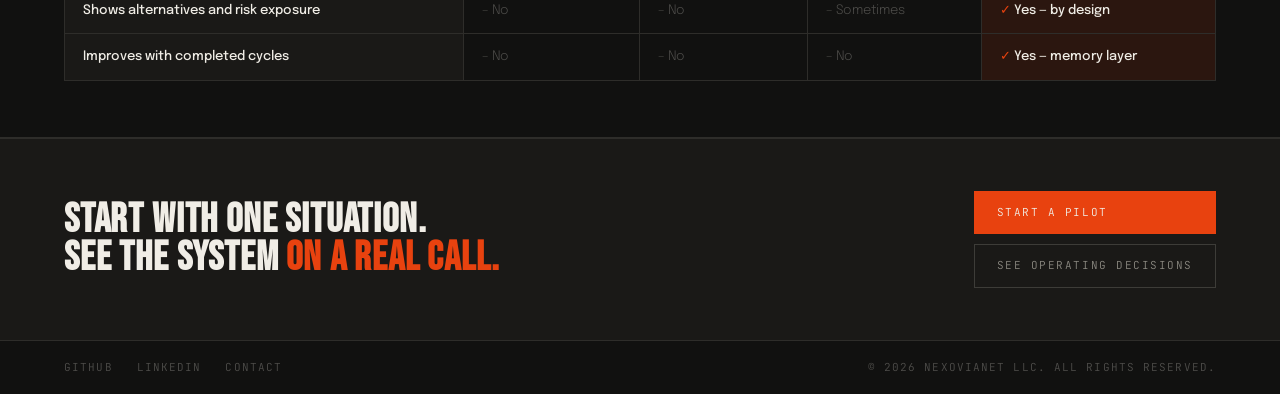
<file: system.html>
<!DOCTYPE html>
<html lang="en">
<head>
<meta charset="UTF-8"><meta name="viewport" content="width=device-width, initial-scale=1.0">
<title>The System — NexoviaNet</title>
<link href="https://fonts.googleapis.com/css2?family=Bebas+Neue&family=Epilogue:ital,wght@0,300;0,400;0,500;0,700;1,300;1,400&family=JetBrains+Mono:wght@300;400;500&display=swap" rel="stylesheet">
<link rel="stylesheet" href="assets/style.css">
<style>
.layers-wrap { border-bottom: 1px solid var(--border); position: relative; z-index: 1; }
.layers-grid { display: grid; grid-template-columns: 260px 1fr; border-top:1px solid var(--border); }
.layer-nav { border-right: 1px solid var(--border); }
.layer-btn { display:flex; align-items:center; gap:16px; padding:20px 24px; border-bottom:1px solid var(--border); cursor:pointer; transition:background 0.15s; }
.layer-btn:last-child{border-bottom:none;}
.layer-btn:hover{background:var(--surface2);}
.layer-btn.active{background:var(--accent2);}
.layer-btn.active .lbn,.layer-btn:hover .lbn{color:var(--accent);}
.lbn{font-family:'Bebas Neue',sans-serif;font-size:26px;color:var(--border2);line-height:1;width:28px;flex-shrink:0;}
.lbl{font-size:13px;font-weight:500;line-height:1.2;color:var(--ink);}
.lbs{font-family:'JetBrains Mono',monospace;font-size:9px;letter-spacing:0.12em;text-transform:uppercase;color:var(--dim);margin-top:2px;}
.layer-detail{padding:48px 56px;display:flex;flex-direction:column;justify-content:center;min-height:360px;background:var(--surface);}
.lp{display:none;animation:lf 0.2s ease;} .lp.active{display:block;}
@keyframes lf { from{opacity:0} to{opacity:1} }
.lp-eye{font-family:'JetBrains Mono',monospace;font-size:9px;letter-spacing:0.2em;text-transform:uppercase;color:var(--accent);margin-bottom:10px;}
.lp-title{font-family:'Bebas Neue',sans-serif;font-size:38px;line-height:0.95;letter-spacing:0.02em;margin-bottom:18px;}
.lp-desc{font-size:15px;color:var(--mid);line-height:1.8;margin-bottom:24px;max-width:540px;}
.lp-desc strong{color:var(--ink);font-weight:500;}
.lp-bullets{display:flex;flex-direction:column;}
.lp-b{padding:9px 0;border-bottom:1px solid var(--border);display:grid;grid-template-columns:10px 1fr;gap:10px;font-size:13px;color:var(--mid);line-height:1.6;}
.lp-b:last-child{border-bottom:none;}
.lb-d{width:3px;height:3px;border-radius:50%;background:var(--accent);margin-top:8px;flex-shrink:0;}
.diff-table{width:100%;border-collapse:collapse;border:1px solid var(--border);}
.diff-table th{font-family:'JetBrains Mono',monospace;font-size:9px;letter-spacing:0.14em;text-transform:uppercase;font-weight:500;padding:14px 18px;text-align:left;background:var(--surface);color:var(--mid);border-right:1px solid var(--border);border-bottom:1px solid var(--border);}
.diff-table th:last-child{border-right:none;color:var(--accent);}
.diff-table td{padding:13px 18px;font-size:13px;color:var(--mid);line-height:1.5;border-right:1px solid var(--border);border-bottom:1px solid var(--border);vertical-align:top;background:var(--bg);}
.diff-table tr:hover td{background:var(--surface);}
.diff-table td:last-child{border-right:none;}
.diff-table tr:last-child td{border-bottom:none;}
.diff-table td:first-child{font-weight:500;color:var(--ink);background:var(--surface);}
.diff-table td.yes{color:var(--ink);font-weight:500;background:var(--accent2);}
.diff-table td.yes::before{content:'✓  ';color:var(--accent);}
.diff-table td.no{color:var(--dim);}
.diff-table td.no::before{content:'–  ';}
@media (max-width:1100px){ .layers-grid{grid-template-columns:1fr;} .layer-nav{border-right:none;border-bottom:1px solid var(--border);display:grid;grid-template-columns:repeat(3,1fr);} .layer-btn{border-bottom:none;border-right:1px solid var(--border);padding:14px 16px;} .layer-btn:nth-child(3n){border-right:none;} .lbs{display:none;} .layer-detail{min-height:auto;padding:36px 40px;} }
@media (max-width:768px){ .layer-nav{grid-template-columns:repeat(2,1fr);} .layer-btn:nth-child(3n){border-right:1px solid var(--border);} .layer-btn:nth-child(2n){border-right:none;} .layer-detail{padding:28px 24px;} .diff-table th,.diff-table td{padding:10px 12px;font-size:12px;} }
</style>
</head>
<body>

<div class="ticker"><div class="ticker-track">
  <div class="ticker-item"><span>▸</span>Decision intelligence for real operating calls.</div>
  <div class="ticker-item"><span>▸</span>Start with one real decision. Expand as value proves.</div>
  <div class="ticker-item"><span>▸</span>Clear recommendation, alternatives, and expected impact.</div>

  <div class="ticker-item"><span>▸</span>Decision intelligence for real operating calls.</div>
  <div class="ticker-item"><span>▸</span>Start with one real decision. Expand as value proves.</div>
  <div class="ticker-item"><span>▸</span>Clear recommendation, alternatives, and expected impact.</div>
</div></div>

<section class="page-hero">
  <div class="page-hero-body">
    <span class="eyebrow">The System</span>
    <h1>A decision <em>layer,</em><br>not another tool.</h1>
    <p class="page-hero-sub">
      NexoviaNet delivers a decision intelligence system for operating situations where multiple decisions interact. 
      The system structures the full cycle — from problem definition and decision inputs through evaluation, workflow, judgment, and learning over time.
    </p>
  </div>
</section>

<div class="layers-wrap">
  <div style="padding:20px 64px;border-bottom:1px solid var(--border);background:var(--surface);position:relative;z-index:1;">
    <span class="eyebrow" style="margin:0;">System architecture — select a layer</span>
  </div>
  <div class="layers-grid">
    <div class="layer-nav">
      <div class="layer-btn active" onclick="showLayer(0)"><div class="lbn">01</div><div><div class="lbl">Structure</div><div class="lbs">Problem definition</div></div></div>
      <div class="layer-btn" onclick="showLayer(1)"><div class="lbn">02</div><div><div class="lbl">Signal</div><div class="lbs">Decision inputs</div></div></div>
      <div class="layer-btn" onclick="showLayer(2)"><div class="lbn">03</div><div><div class="lbl">Evaluation</div><div class="lbs">Tradeoff modelling</div></div></div>
      <div class="layer-btn" onclick="showLayer(3)"><div class="lbn">04</div><div><div class="lbl">Workflow</div><div class="lbs">Decision integration</div></div></div>
      <div class="layer-btn" onclick="showLayer(4)"><div class="lbn">05</div><div><div class="lbl">Human</div><div class="lbs">Judgment interface</div></div></div>
      <div class="layer-btn" onclick="showLayer(5)"><div class="lbn">06</div><div><div class="lbl">Memory</div><div class="lbs">Institutional learning</div></div></div>
    </div>
    <div class="layer-detail">
      <div class="lp active">
        <div class="lp-eye">Layer 01 — Structure</div>
        <div class="lp-title">Problem Definition</div>
        <p class="lp-desc">Before any model runs, the situation is decomposed into its actual decisions, dependencies, and binding constraints. 
          The wrong problem will always produce a confident wrong answer.</p>
        <div class="lp-bullets">
          <div class="lp-b"><div class="lb-d"></div><div>Identify the decisions embedded inside the situation</div></div>
          <div class="lp-b"><div class="lb-d"></div><div>Map what constrains what</div></div>
          <div class="lp-b"><div class="lb-d"></div><div>Clarify objective, tradeoffs, and non-negotiables</div></div>
          <div class="lp-b"><div class="lb-d"></div><div>Turn a messy situation into a modelable call</div></div>
        </div>
      </div>

      <div class="lp">
        <div class="lp-eye">Layer 02 — Signal</div>
        <div class="lp-title">Decision Inputs</div>
        <p class="lp-desc">Signals are pulled into the context of the specific decision - not just what the data says,
           but what matters for this call.</p>
        </p>
        <div class="lp-bullets">
          <div class="lp-b"><div class="lb-d"></div><div>Demand patterns relevant to the situation</div></div>
          <div class="lp-b"><div class="lb-d"></div><div>Cost, supplier, and timing signals that affect the call</div></div>
          <div class="lp-b"><div class="lb-d"></div><div>Inventory and capacity conditions across the operating context</div></div>
          <div class="lp-b"><div class="lb-d"></div><div>Uncertainty assessment — where signal is strong and where it remains ambiguous</div></div>
        </div>
      </div>

      <div class="lp">
        <div class="lp-eye">Layer 03 — Evaluation</div>
        <div class="lp-title">Tradeoff Modelling</div>
        <p class="lp-desc">Interacting decisions are evaluated together, not passed across separate tools. 
          The system exposes alternatives, trade-offs, and risk before the team commits.</p>
        <div class="lp-bullets">
          <div class="lp-b"><div class="lb-d"></div><div>Evaluate pricing, allocation, reorder, timing, and service trade-offs together</div></div>
          <div class="lp-b"><div class="lb-d"></div><div>Stress-test alternatives under changing assumptions</div></div>
          <div class="lp-b"><div class="lb-d"></div><div>Compare paths with explicit cost and outcome</div></div>
          <div class="lp-b"><div class="lb-d"></div><div>Show where the recommendation is most sensitive</div></div>
        </div>
      </div>

      <div class="lp">
        <div class="lp-eye">Layer 04 — Workflow</div>
        <div class="lp-title">Decision Integration</div>
        <p class="lp-desc">A recommendation only matters if a real team can use it. 
          Output is structured for operating review, not analysis in isolation.</p>
        <div class="lp-bullets">
          <div class="lp-b"><div class="lb-d"></div><div>Recommended action with visible assumptions and rationale</div></div>
          <div class="lp-b"><div class="lb-d"></div><div>Alternatives and what must be true for each</div></div>
          <div class="lp-b"><div class="lb-d"></div><div>Monitoring signals that would trigger reassessment</div></div>
          <div class="lp-b"><div class="lb-d"></div><div>Path to integrate with existing planning and operating workflows</div></div>
        </div>
      </div>

      <div class="lp">
        <div class="lp-eye">Layer 05 — Human</div>
        <div class="lp-title">Judgment Interface</div>
        <p class="lp-desc">The system is designed to be challenged. Human judgment remains central 
          — the model gives structure, not a replacement for judgment.</p>
        <div class="lp-bullets">
          <div class="lp-b"><div class="lb-d"></div><div>Transparent assumptions behind every recommendation</div></div>
          <div class="lp-b"><div class="lb-d"></div><div>Sensitivity testing when a team disagrees with an input</div></div>
          <div class="lp-b"><div class="lb-d"></div><div>Alternative framing for finance, operators, and leadership</div></div>
          <div class="lp-b"><div class="lb-d"></div><div>Override logic when teams intentionally diverge from the model</div></div>
        </div>
      </div>

      <div class="lp">
        <div class="lp-eye">Layer 06 — Memory</div>
        <div class="lp-title">Institutional Learning</div>
        <p class="lp-desc">Decisions, outcomes, and assumptions accumulate into system memory. 
          The organisation improves how it handles this type of decision over time.</p>
        <div class="lp-bullets">
          <div class="lp-b"><div class="lb-d"></div><div>Decision logs — what was decided, why, and under which assumptions</div></div>
          <div class="lp-b"><div class="lb-d"></div><div>Calibration of assumptions against observed results</div></div>
          <div class="lp-b"><div class="lb-d"></div><div>Pattern recognition across similar operating situations</div></div>
          <div class="lp-b"><div class="lb-d"></div><div>Progressive refinement of models and recommendations</div></div>
        </div>
      </div>
    </div>
  </div>
</div>

<section class="section">
  <div class="section-head">
    <div>
      <span class="eyebrow">Differentiation</span>
      <h2 class="section-h">Why existing tools<br><em>stop short.</em></h2>
    </div>
    <p class="section-desc">Most organisations already own reporting and planning tools. The gap is not data access. The gap is <strong>decision architecture</strong> — the structure needed to evaluate connected choices together and return a usable recommendation.</p>
  </div>
  <table class="diff-table">
    <thead><tr><th>Capability</th><th>BI / Dashboards</th><th>ERP / Planning</th><th>Spreadsheets</th><th>NexoviaNet</th></tr></thead>
    <tbody>
      <tr><td>Shows what happened</td><td class="yes">Yes</td><td class="yes">Yes</td><td class="yes">Yes</td><td class="yes">Yes</td></tr>
      <tr><td>Maps interacting decisions</td><td class="no">No</td><td class="no">No</td><td class="no">Partially</td><td class="yes">Core function</td></tr>
      <tr><td>Evaluates tradeoffs simultaneously</td><td class="no">No</td><td class="no">No</td><td class="no">One at a time</td><td class="yes">Yes — in one model</td></tr>
      <tr><td>Produces a structured recommendation</td><td class="no">No</td><td class="no">No</td><td class="no">No</td><td class="yes">Yes — logic visible</td></tr>
      <tr><td>Shows alternatives and risk exposure</td><td class="no">No</td><td class="no">No</td><td class="no">Sometimes</td><td class="yes">Yes — by design</td></tr>
      <tr><td>Improves with completed cycles</td><td class="no">No</td><td class="no">No</td><td class="no">No</td><td class="yes">Yes — memory layer</td></tr>
    </tbody>
  </table>
</section>

<div class="cta-bar">
  <h2 class="cta-bar-h">Start with one situation.<br>See the system <em>on a real call.</em></h2>
  <div class="cta-bar-body">
    <a href="collaborate.html" class="btn-primary">Start a Pilot</a>
    <a href="decisions.html" class="btn-secondary">See Operating Decisions</a>
  </div>
</div>

<script>
function showLayer(i){
  document.querySelectorAll('.layer-btn').forEach((b,j)=>b.classList.toggle('active',j===i));
  document.querySelectorAll('.lp').forEach((p,j)=>p.classList.toggle('active',j===i));
}
</script>
<script src="assets/shared.js"></script>
</body>
</html>
</file>
<file: assets/style.css>
/* ── NexoviaNet — Unified Design System V3 ── */
:root {
  --bg:      #111110;
  --surface: #1a1917;
  --surface2:#222220;
  --border:  #2e2d2a;
  --border2: #3d3c38;
  --ink:     #f0ede6;
  --mid:     #8a8880;
  --dim:     #4e4d4a;
  --accent:  #e8420f;
  --accent2: rgba(232,66,15,0.12);
  --green:   #4caf7d;
  --nav-h:   64px;
}

*, *::before, *::after { margin: 0; padding: 0; box-sizing: border-box; }
html { scroll-behavior: smooth; }
body {
  background: var(--bg); color: var(--ink);
  font-family: 'Epilogue', sans-serif;
  font-weight: 300; line-height: 1.6;
  -webkit-font-smoothing: antialiased; min-height: 100vh;
}
a { color: inherit; text-decoration: none; }
body::before {
  content: ''; position: fixed; inset: 0;
  background-image: radial-gradient(circle, rgba(240,237,230,0.03) 1px, transparent 1px);
  background-size: 28px 28px; pointer-events: none; z-index: 0;
}

/* ────────────────────────────────────────────
   NAV — fixed height, single line always
   Mobile: logo + burger only, drawer slides in
──────────────────────────────────────────── */
nav {
  position: fixed; top: 0; left: 0; right: 0; z-index: 200;
  height: var(--nav-h);
  display: flex; justify-content: space-between; align-items: center;
  padding: 0 48px;
  background: rgba(17,17,16,0.96);
  backdrop-filter: blur(16px);
  border-bottom: 1px solid var(--border);
}
.nav-logo {
  font-family: 'Bebas Neue', sans-serif;
  font-size: 22px; letter-spacing: 0.14em; color: var(--ink);
  flex-shrink: 0; z-index: 201;
}
.nav-logo span { color: var(--accent); }

/* Desktop nav links */
.nav-main {
  display: flex; gap: 28px; align-items: center;
}
.nav-main a {
  font-family: 'JetBrains Mono', monospace;
  font-size: 12px; letter-spacing: 0.1em; text-transform: uppercase;
  color: var(--mid); transition: color 0.15s; white-space: nowrap;
}
.nav-main a:hover, .nav-main a.active { color: var(--ink); }
.nav-cta {
  font-family: 'JetBrains Mono', monospace;
  font-size: 10px; font-weight: 500;
  letter-spacing: 0.12em; text-transform: uppercase;
  padding: 8px 18px;
  background: var(--accent); color: var(--ink) !important;
  border: none; transition: opacity 0.15s; white-space: nowrap;
}
.nav-cta:hover { opacity: 0.86; }

/* Hamburger button — hidden on desktop */
.nav-burger {
  display: none;
  flex-direction: column; justify-content: center; align-items: center;
  gap: 5px; width: 36px; height: 36px; cursor: pointer;
  background: transparent; border: none; padding: 4px;
  z-index: 201;
}
.nav-burger span {
  display: block; width: 22px; height: 1.5px;
  background: var(--ink); transition: all 0.22s ease;
  transform-origin: center;
}
.nav-burger.open span:nth-child(1) { transform: translateY(6.5px) rotate(45deg); }
.nav-burger.open span:nth-child(2) { opacity: 0; transform: scaleX(0); }
.nav-burger.open span:nth-child(3) { transform: translateY(-6.5px) rotate(-45deg); }

/* Mobile drawer */
.nav-drawer {
  display: none;
  position: fixed; top: var(--nav-h); left: 0; right: 0; bottom: 0;
  background: rgba(17,17,16,0.98);
  z-index: 199;
  flex-direction: column;
  padding: 32px 24px;
  gap: 0;
  overflow-y: auto;
  border-top: 1px solid var(--border);
  transform: translateY(-8px); opacity: 0;
  transition: opacity 0.2s ease, transform 0.2s ease;
}
.nav-drawer.open {
  display: flex; opacity: 1; transform: translateY(0);
}
.nav-drawer a {
  font-family: 'JetBrains Mono', monospace;
  font-size: 13px; letter-spacing: 0.1em; text-transform: uppercase;
  color: var(--mid); padding: 18px 0;
  border-bottom: 1px solid var(--border);
  transition: color 0.15s;
}
.nav-drawer a:last-child { border-bottom: none; }
.nav-drawer a:hover, .nav-drawer a.active { color: var(--ink); }
.nav-drawer .drawer-cta {
  margin-top: 28px; padding: 14px 0;
  background: var(--accent); color: var(--ink) !important;
  text-align: center; border: none; border-bottom: none;
  font-size: 12px; letter-spacing: 0.14em;
}

/* ── TICKER ── */
.ticker {
  overflow: hidden; border-bottom: 1px solid var(--border);
  padding: 10px 0; background: var(--surface);
  position: relative; z-index: 1;
  margin-top: 60px;
  /* var(--nav-h) */
}
.ticker-track { display: flex; white-space: nowrap; animation: ticker 36s linear infinite; }
.ticker-item {
  font-family: 'JetBrains Mono', monospace;
  font-size: 10px; letter-spacing: 0.16em; text-transform: uppercase;
  color: var(--dim); padding: 0 28px;
  border-right: 1px solid var(--border); flex-shrink: 0;
}
.ticker-item span { color: var(--accent); margin-right: 8px; }
@keyframes ticker { 0%{transform:translateX(0)} 100%{transform:translateX(-50%)} }

/* ── TYPOGRAPHY ── */
.eyebrow {
  font-family: 'JetBrains Mono', monospace;
  font-size: 10px; font-weight: 500;
  letter-spacing: 0.26em; text-transform: uppercase;
  color: var(--accent); margin-bottom: 16px; display: block;
}

/* ────────────────────────────────────────────
   PAGE HERO — FIXED HEIGHT across all pages
   Every page hero is exactly the same height.
   Content is bottom-anchored inside that fixed box.
   The height is set once here and NEVER overridden
   by page-specific styles.
──────────────────────────────────────────── */
.page-hero {
  height: 56vh;           /* fixed — same on every page */
  min-height: 400px;      /* floor for very short viewports */
  max-height: 600px;      /* ceiling for very tall viewports */
  padding: 5px 64px 52px;
  border-bottom: 1px solid var(--border);
  position: relative; z-index: 1;
  display: flex; align-items: flex-end;  /* content anchors to bottom */
}
.page-hero-body { width: 100%; }
.page-hero h1 {
  font-family: 'Bebas Neue', sans-serif;
  font-size: clamp(48px, 6.5vw, 92px);
  line-height: 0.9; letter-spacing: 0.01em;
  color: var(--ink); max-width: 900px;
  /* 18ch; */
  margin-bottom: 20px;
}
.page-hero h1 em { font-style: normal; color: var(--accent); }
.page-hero-sub {
  font-size: clamp(14px, 1.4vw, 17px);
  color: var(--mid); line-height: 1.78;
  max-width: 800px; font-weight: 300;
}
.page-hero-sub strong { color: var(--ink); font-weight: 500; }
.page-hero-actions { margin-top: 26px; display: flex; gap: 12px; flex-wrap: wrap; }

/* ── SPLIT ── */
.split {
  display: grid; grid-template-columns: 5fr 7fr;
  border-bottom: 1px solid var(--border); position: relative; z-index: 1;
}
.split-left {
  padding: 56px 64px; border-right: 1px solid var(--border);
  display: flex; flex-direction: column; justify-content: center;
}
.split-right {
  padding: 56px 64px;
  display: flex; flex-direction: column; justify-content: center;
}
.split-right.surface { background: var(--surface); }

/* ── SECTION ── */
.section { padding: 56px 64px; border-bottom: 1px solid var(--border); position: relative; z-index: 1; }
.section.surface { background: var(--surface); }
.section-head {
  display: grid; grid-template-columns: 5fr 7fr;
  gap: 56px; margin-bottom: 44px; padding-bottom: 36px;
  border-bottom: 1px solid var(--border); align-items: end;
}
.section-h { font-family: 'Bebas Neue', sans-serif; font-size: clamp(30px, 3.8vw, 50px); line-height: 0.93; letter-spacing: 0.02em; margin-top: 8px; }
.section-h em { color: var(--accent); font-style: normal; }
.section-desc { font-size: 14px; color: var(--mid); line-height: 1.8; }
.section-desc strong { color: var(--ink); font-weight: 500; }

/* ── GRIDS ── */
.grid-2 { display: grid; grid-template-columns: repeat(2,1fr); border: 1px solid var(--border); }
.grid-3 { display: grid; grid-template-columns: repeat(3,1fr); border: 1px solid var(--border); }
.grid-4 { display: grid; grid-template-columns: repeat(4,1fr); border: 1px solid var(--border); }
.grid-cell {
  padding: 28px 24px;
  border-right: 1px solid var(--border); border-bottom: 1px solid var(--border);
  background: var(--surface); position: relative; overflow: hidden;
}
.grid-cell:last-child { border-right: none; }
.grid-2 .grid-cell:nth-child(2n)        { border-right: none; }
.grid-3 .grid-cell:nth-child(3n)        { border-right: none; }
.grid-4 .grid-cell:nth-child(4n)        { border-right: none; }
.grid-2 .grid-cell:nth-last-child(-n+2) { border-bottom: none; }
.grid-3 .grid-cell:nth-last-child(-n+3) { border-bottom: none; }
.grid-4 .grid-cell:nth-last-child(-n+4) { border-bottom: none; }
.grid-cell::before {
  content: ''; position: absolute; top: 0; left: 0; right: 0; height: 1px;
  background: var(--accent); transform: scaleX(0); transform-origin: left; transition: transform 0.22s ease;
}
.grid-cell:hover::before { transform: scaleX(1); }
.cell-num   { font-family: 'Bebas Neue', sans-serif; font-size: 40px; color: var(--border2); line-height: 1; margin-bottom: 12px; }
.cell-label { font-family: 'JetBrains Mono', monospace; font-size: 9px; letter-spacing: 0.18em; text-transform: uppercase; color: var(--accent); margin-bottom: 7px; }
.cell-title { font-size: 13px; font-weight: 500; line-height: 1.3; margin-bottom: 7px; }
.cell-desc  { font-size: 12px; color: var(--mid); line-height: 1.65; }

/* ── LISTS ── */
.item-list { display: flex; flex-direction: column; }
.item {
  padding: 13px 0; border-bottom: 1px solid var(--border);
  display: grid; grid-template-columns: 20px 1fr;
  gap: 12px; font-size: 14px; color: var(--mid); line-height: 1.65;
}
.item:last-child { border-bottom: none; }
.item-mark { font-family: 'JetBrains Mono', monospace; font-size: 10px; padding-top: 2px; }
.item-mark.num, .item-mark.cross { color: rgba(232,66,15,0.5); }
.item-mark.check { color: var(--green); }
.item strong { color: var(--ink); font-weight: 500; }

/* ── STATS ── */
.stat-row { display: grid; grid-template-columns: repeat(3,1fr); border: 1px solid var(--border); background: var(--surface); margin-bottom: 28px; }
.stat-cell { padding: 22px 18px; border-right: 1px solid var(--border); text-align: center; }
.stat-cell:last-child { border-right: none; }
.stat-n { font-family: 'Bebas Neue', sans-serif; font-size: 38px; line-height: 1; margin-bottom: 4px; }
.stat-l { font-family: 'JetBrains Mono', monospace; font-size: 9px; letter-spacing: 0.14em; text-transform: uppercase; color: var(--mid); }

/* ── BUTTONS ── */
.btn-primary {
  font-family: 'JetBrains Mono', monospace; font-size: 11px; letter-spacing: 0.14em; text-transform: uppercase;
  padding: 12px 22px; display: inline-block; cursor: pointer;
  background: var(--accent); color: var(--ink); border: 1px solid var(--accent); transition: opacity 0.15s;
}
.btn-primary:hover { opacity: 0.86; }
.btn-secondary {
  font-family: 'JetBrains Mono', monospace; font-size: 11px; letter-spacing: 0.14em; text-transform: uppercase;
  padding: 12px 22px; display: inline-block; cursor: pointer;
  background: transparent; color: var(--mid); border: 1px solid var(--border2); transition: color 0.15s, border-color 0.15s;
}
.btn-secondary:hover { color: var(--ink); border-color: var(--ink); }
.btn-row { display: flex; gap: 12px; flex-wrap: wrap; align-items: center; }

/* ── TAGS ── */
.tag { font-family: 'JetBrains Mono', monospace; font-size: 9px; font-weight: 500; letter-spacing: 0.08em; padding: 3px 8px; background: var(--accent2); color: var(--accent); border: 1px solid rgba(232,66,15,0.2); display: inline-block; }
.tag-row { display: flex; gap: 5px; flex-wrap: wrap; }

/* ── CTA BAR ── */
.cta-bar {
  display: grid; grid-template-columns: 1fr auto;
  gap: 48px; align-items: center;
  padding: 52px 64px;
  border-top: 1px solid var(--border); position: relative; z-index: 1;
  background: var(--surface);
}
.cta-bar-h { font-family: 'Bebas Neue', sans-serif; font-size: clamp(26px, 3.2vw, 46px); line-height: 0.93; letter-spacing: 0.02em; }
.cta-bar-h em { color: var(--accent); font-style: normal; }
.cta-bar-body { display: flex; flex-direction: column; gap: 10px; flex-shrink: 0; }

/* ── FOOTER ── */
footer {
  padding: 18px 64px; border-top: 1px solid var(--border);
  display: flex; justify-content: space-between; align-items: center;
  background: var(--bg); position: relative; z-index: 1;
}
.footer-left { display: flex; gap: 24px; align-items: center; flex-wrap: wrap; }
.footer-left a, .footer-right {
  font-family: 'JetBrains Mono', monospace; font-size: 11px;
  letter-spacing: 0.1em; text-transform: uppercase; color: var(--dim); transition: color 0.15s;
}
.footer-left a:hover { color: var(--mid); }
.footer-right { white-space: nowrap; }

/* ────────────────────────────────────────────
   RESPONSIVE: 1100px
──────────────────────────────────────────── */
@media (max-width: 1100px) {
  nav { padding: 0 32px; }

  .page-hero { padding: 40px 40px 44px; }

  .split { grid-template-columns: 1fr; }
  .split-left { border-right: none; border-bottom: 1px solid var(--border); padding: 48px 40px; }
  .split-right { padding: 48px 40px; }

  .section { padding: 48px 40px; }
  .section-head { grid-template-columns: 1fr; gap: 18px; }
  .cta-bar { padding: 48px 40px; }

  .grid-3 { grid-template-columns: 1fr 1fr; }
  .grid-3 .grid-cell:nth-child(3n)        { border-right: 1px solid var(--border); }
  .grid-3 .grid-cell:nth-child(2n)        { border-right: none; }
  .grid-3 .grid-cell:nth-last-child(-n+3) { border-bottom: 1px solid var(--border); }
  .grid-3 .grid-cell:nth-last-child(-n+2) { border-bottom: none; }

  .grid-4 { grid-template-columns: 1fr 1fr; }
  .grid-4 .grid-cell:nth-child(4n)        { border-right: 1px solid var(--border); }
  .grid-4 .grid-cell:nth-child(2n)        { border-right: none; }
  .grid-4 .grid-cell:nth-last-child(-n+4) { border-bottom: 1px solid var(--border); }
  .grid-4 .grid-cell:nth-last-child(-n+2) { border-bottom: none; }

  .stat-row { grid-template-columns: 1fr; }
  .stat-cell { border-right: none; border-bottom: 1px solid var(--border); }
  .stat-cell:last-child { border-bottom: none; }

  .cta-bar { grid-template-columns: 1fr; }
  .cta-bar-body { flex-direction: row; }

  footer { padding: 18px 40px; }
}

/* ────────────────────────────────────────────
   RESPONSIVE: 795px — hamburger nav
──────────────────────────────────────────── */
@media (max-width: 795px) {
  nav { padding: 0 20px; }

  /* show burger, hide desktop links */
  .nav-burger { display: flex; }
  .nav-main { display: none; }
  
.page-hero {
  height: auto;
  min-height: 0;
  max-height: none;
  padding: 48px 24px 40px;
  align-items: flex-start;  /* content top-anchored on mobile, no empty gap */
}
  .page-hero h1 { font-size: clamp(40px, 9vw, 64px); margin-bottom: 16px; }
  .page-hero-sub { font-size: 14px; }

  .split-left, .split-right { padding: 36px 24px; }
  .section { padding: 36px 24px; }
  .section-head { gap: 16px; }
  .cta-bar { padding: 36px 24px; gap: 20px; }
  .cta-bar-body { flex-direction: column; }

  .grid-2, .grid-3, .grid-4 { grid-template-columns: 1fr; }
  .grid-cell { border-right: none !important; border-bottom: 1px solid var(--border) !important; }
  .grid-cell:last-child { border-bottom: none !important; }

  footer { flex-direction: column; gap: 12px; text-align: center; padding: 18px 24px; }
  .footer-left { justify-content: center; gap: 14px; }
}
</file>
